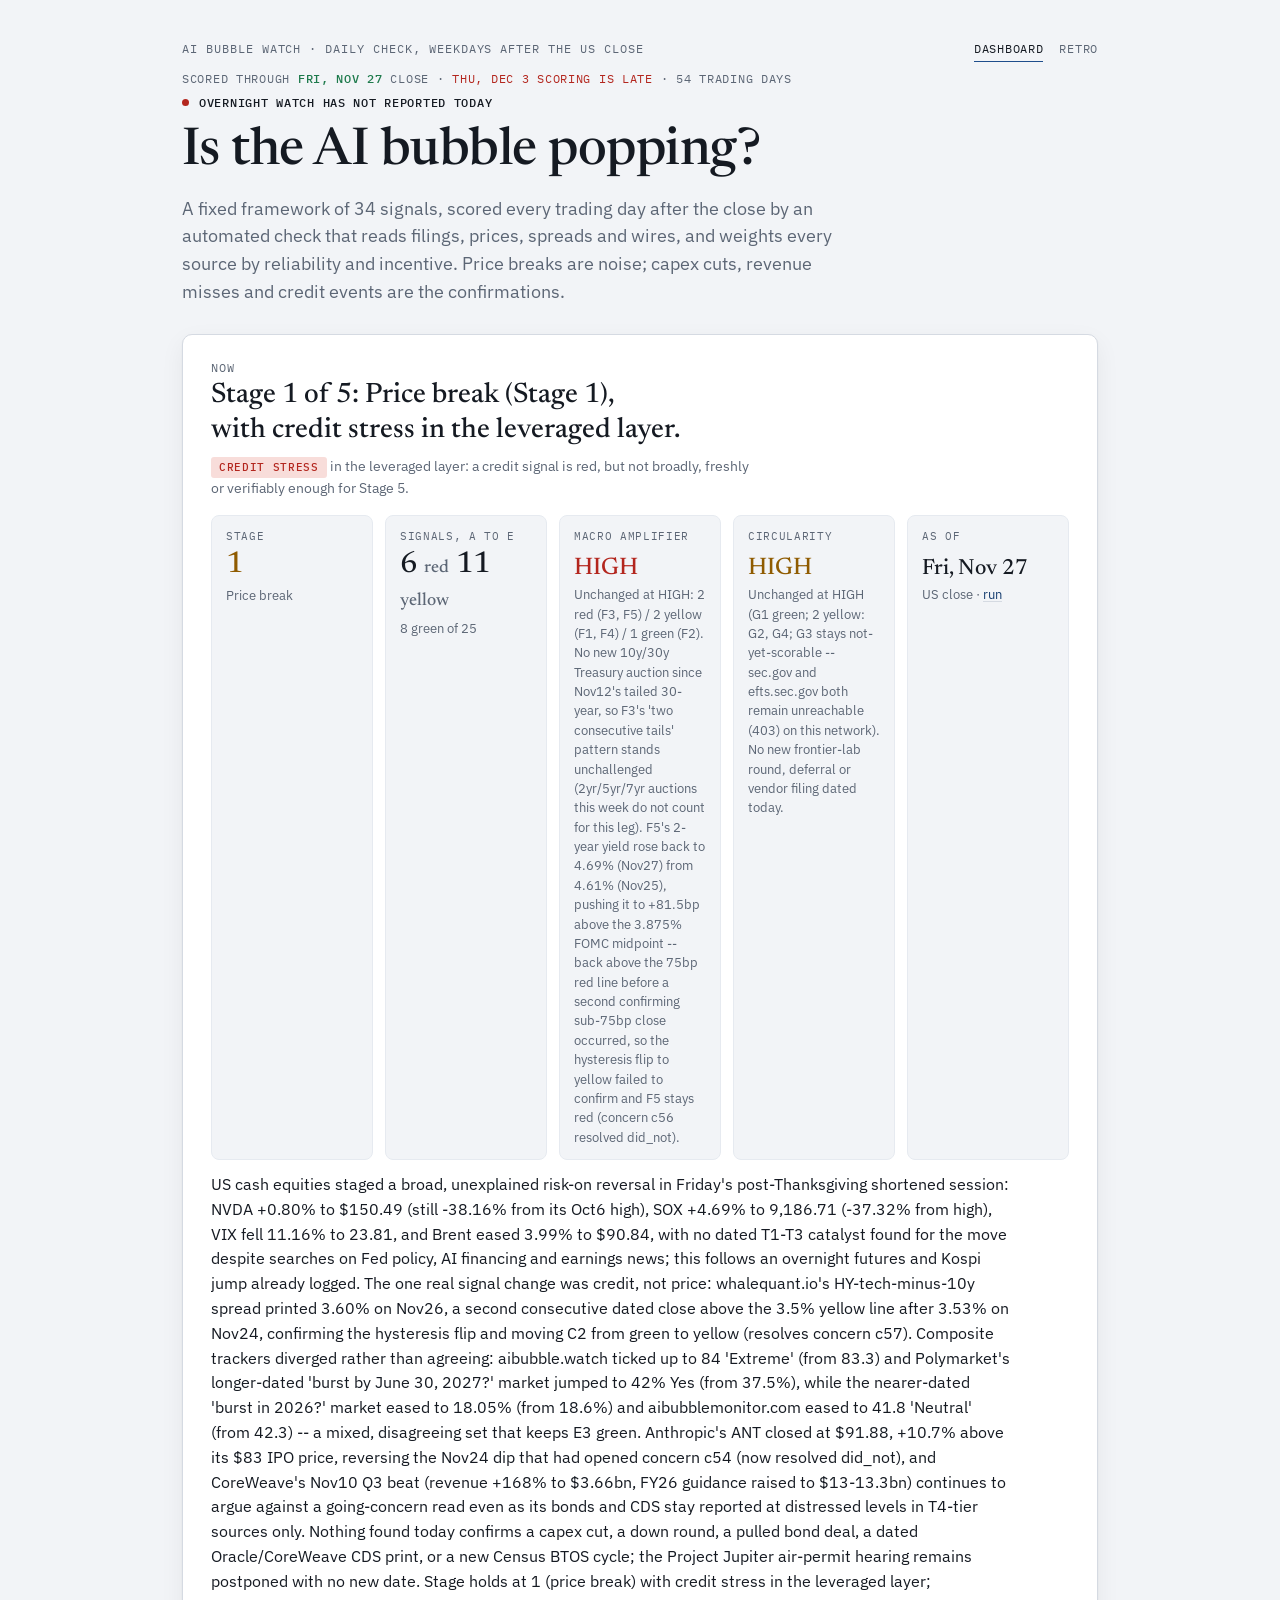
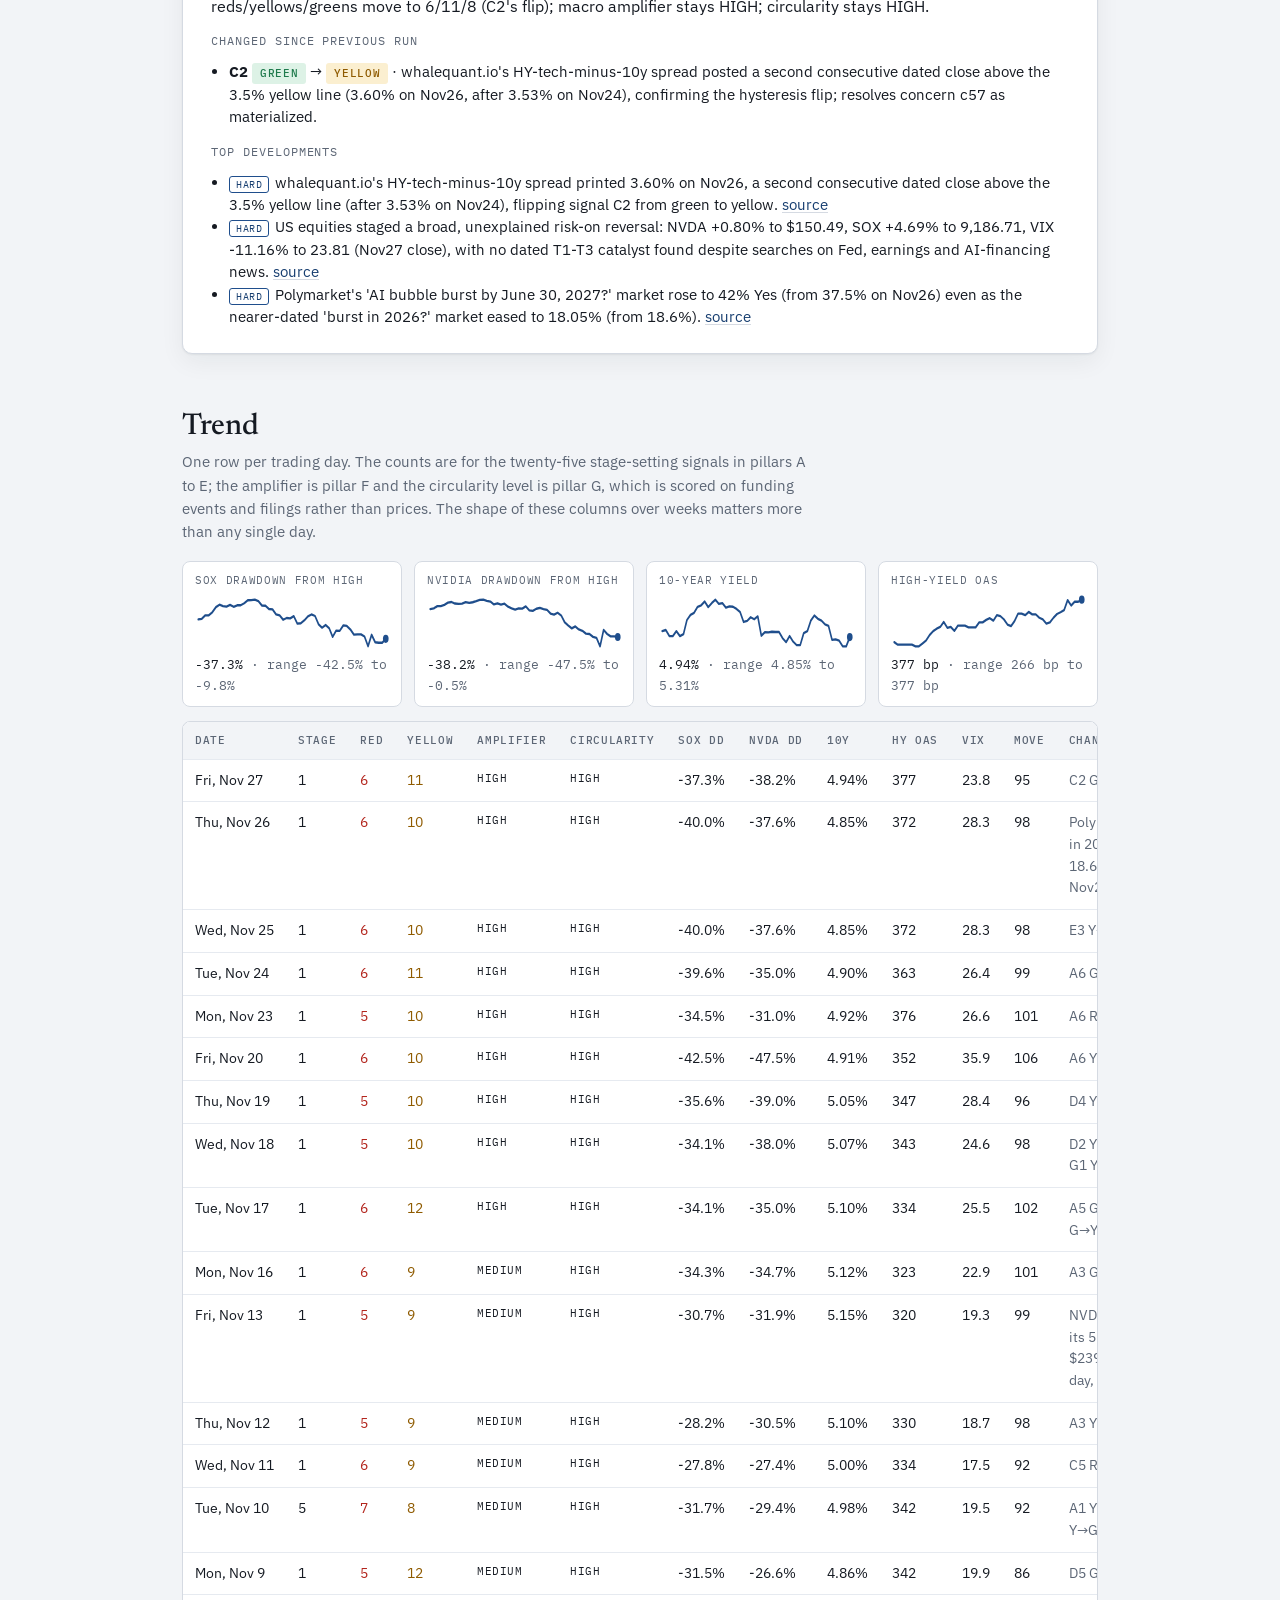
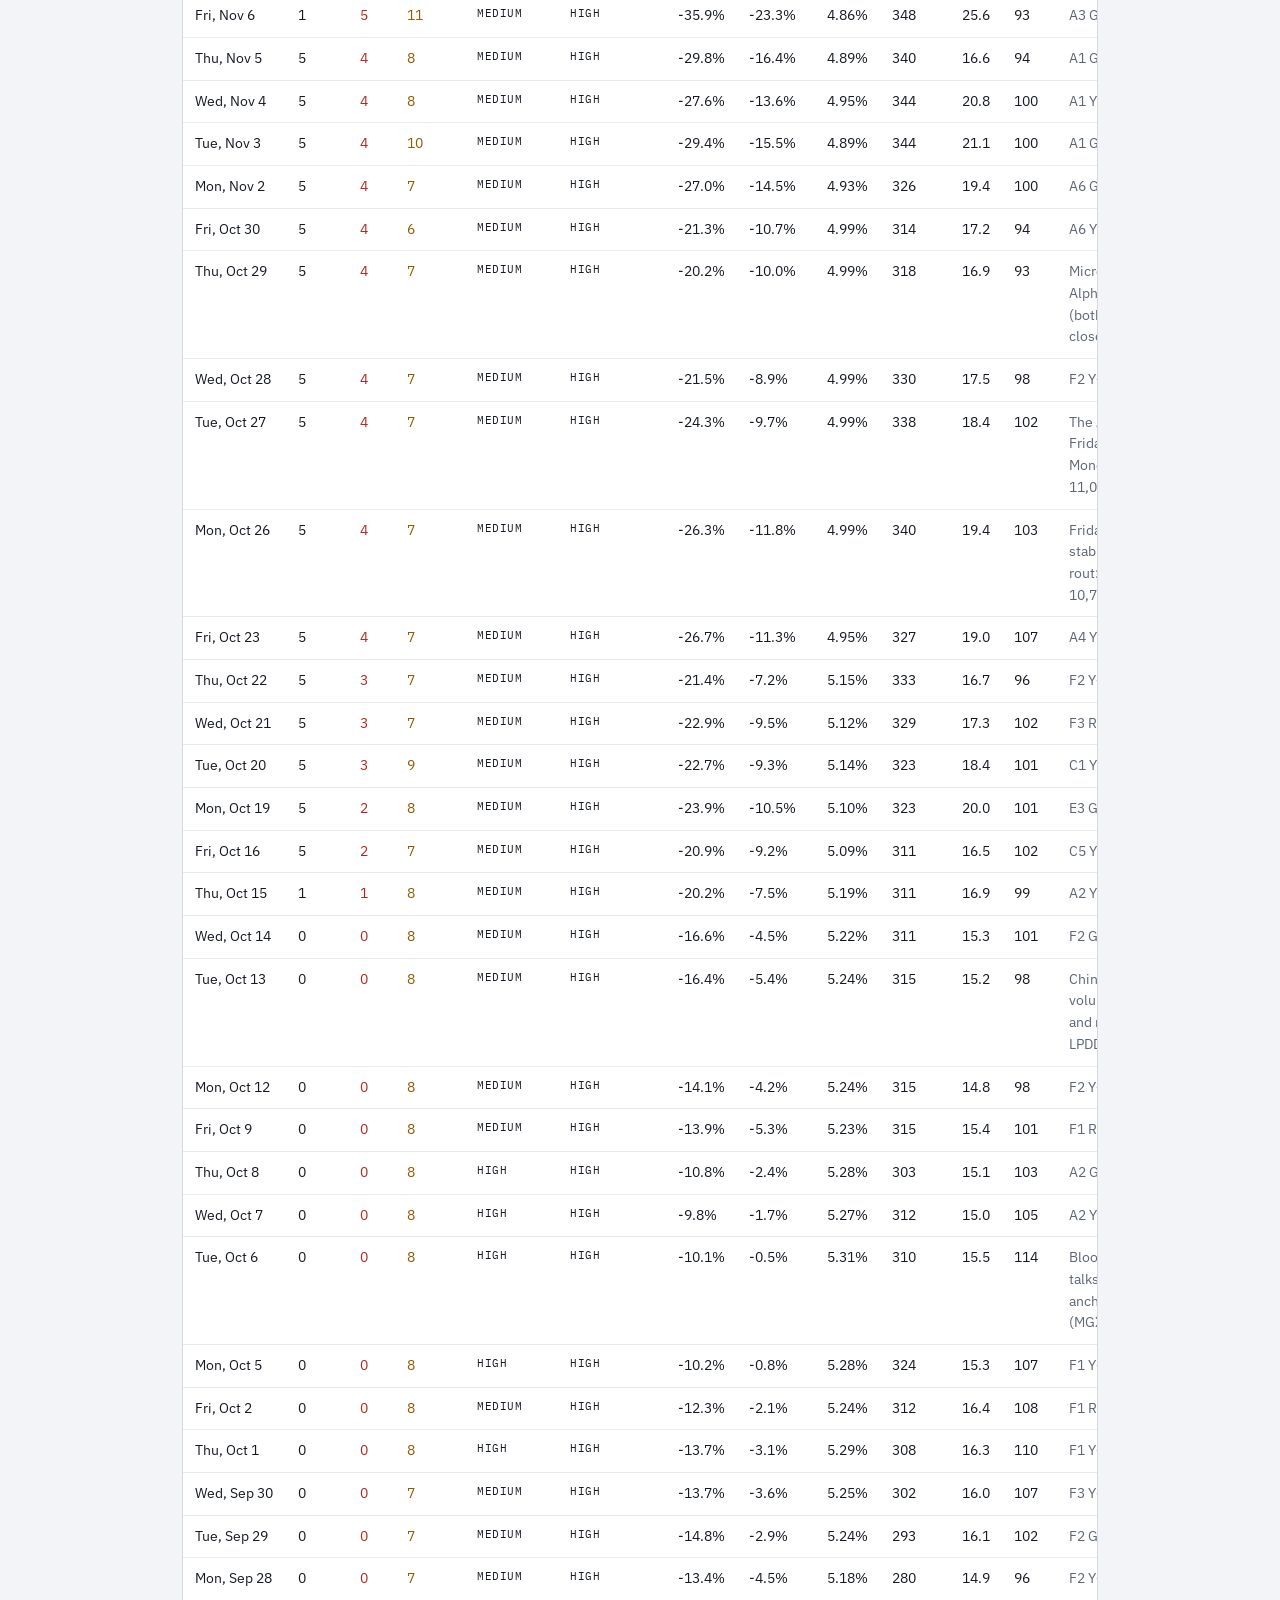
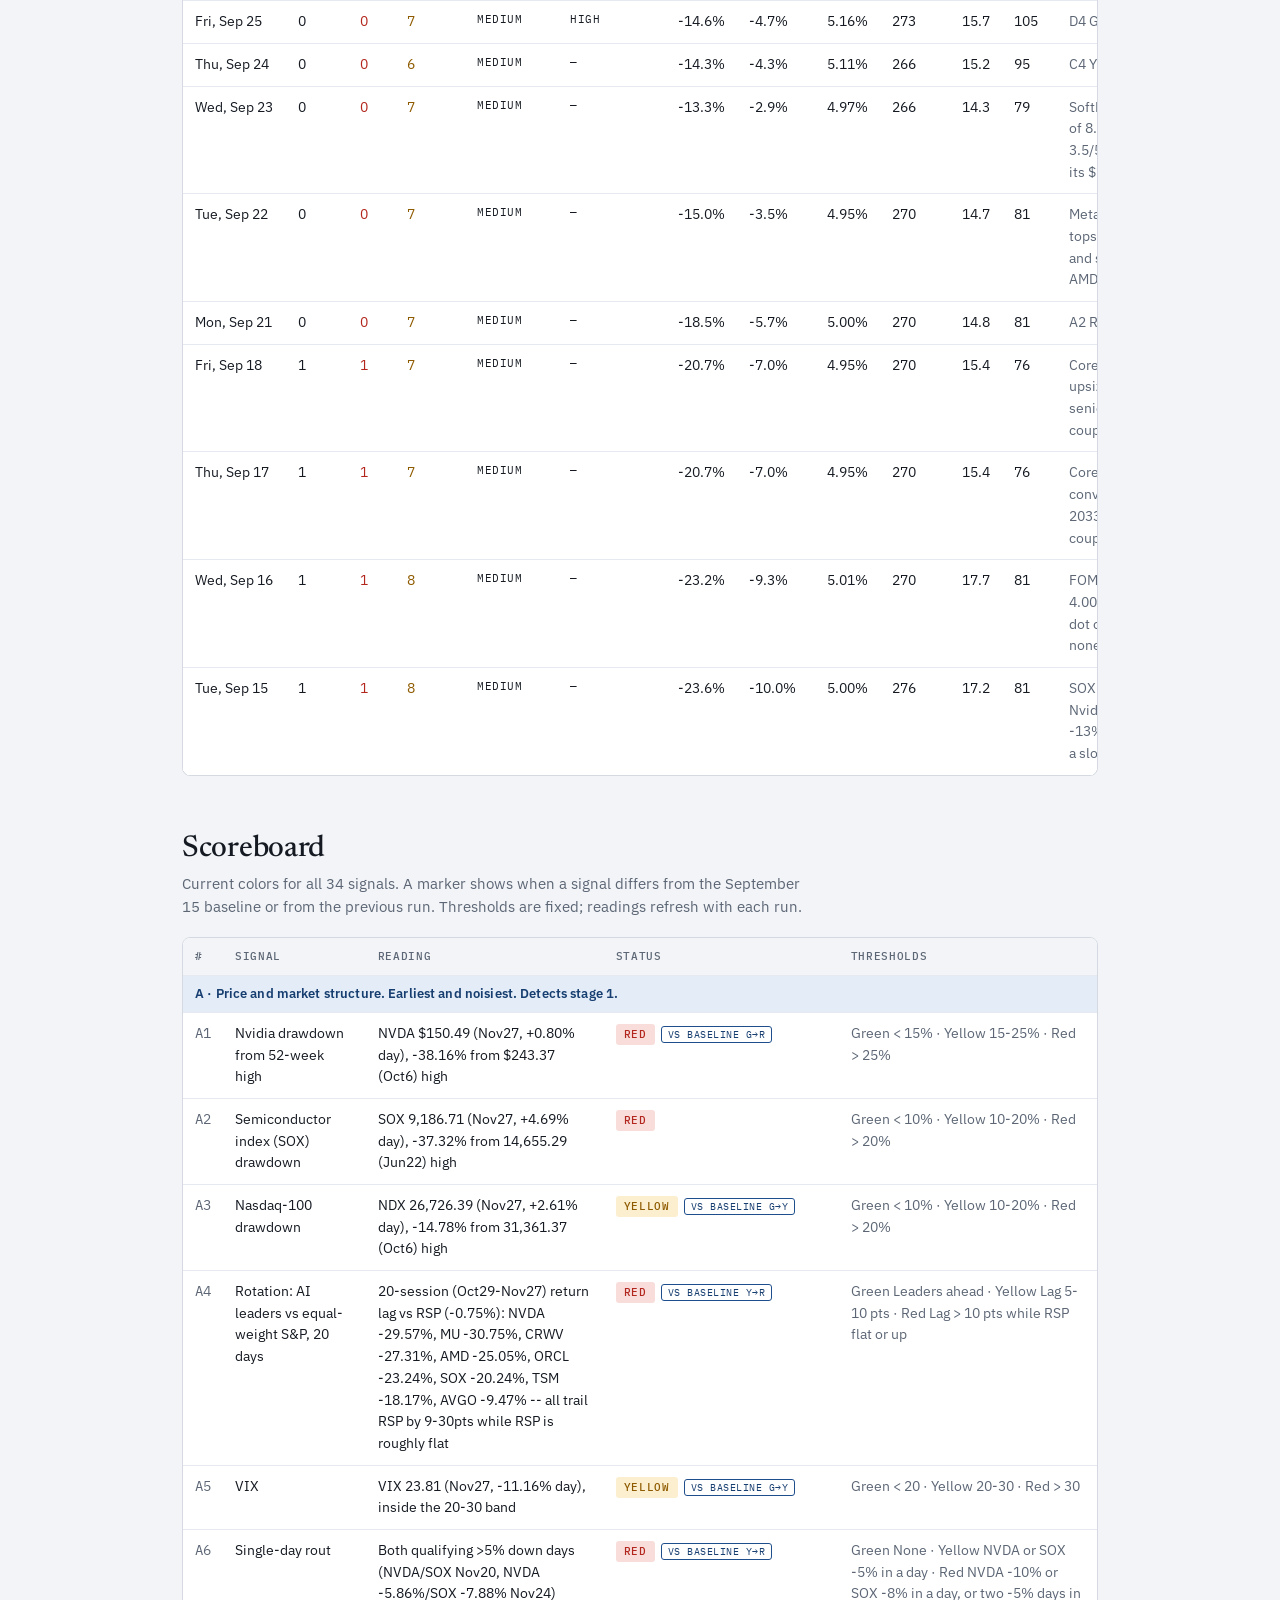
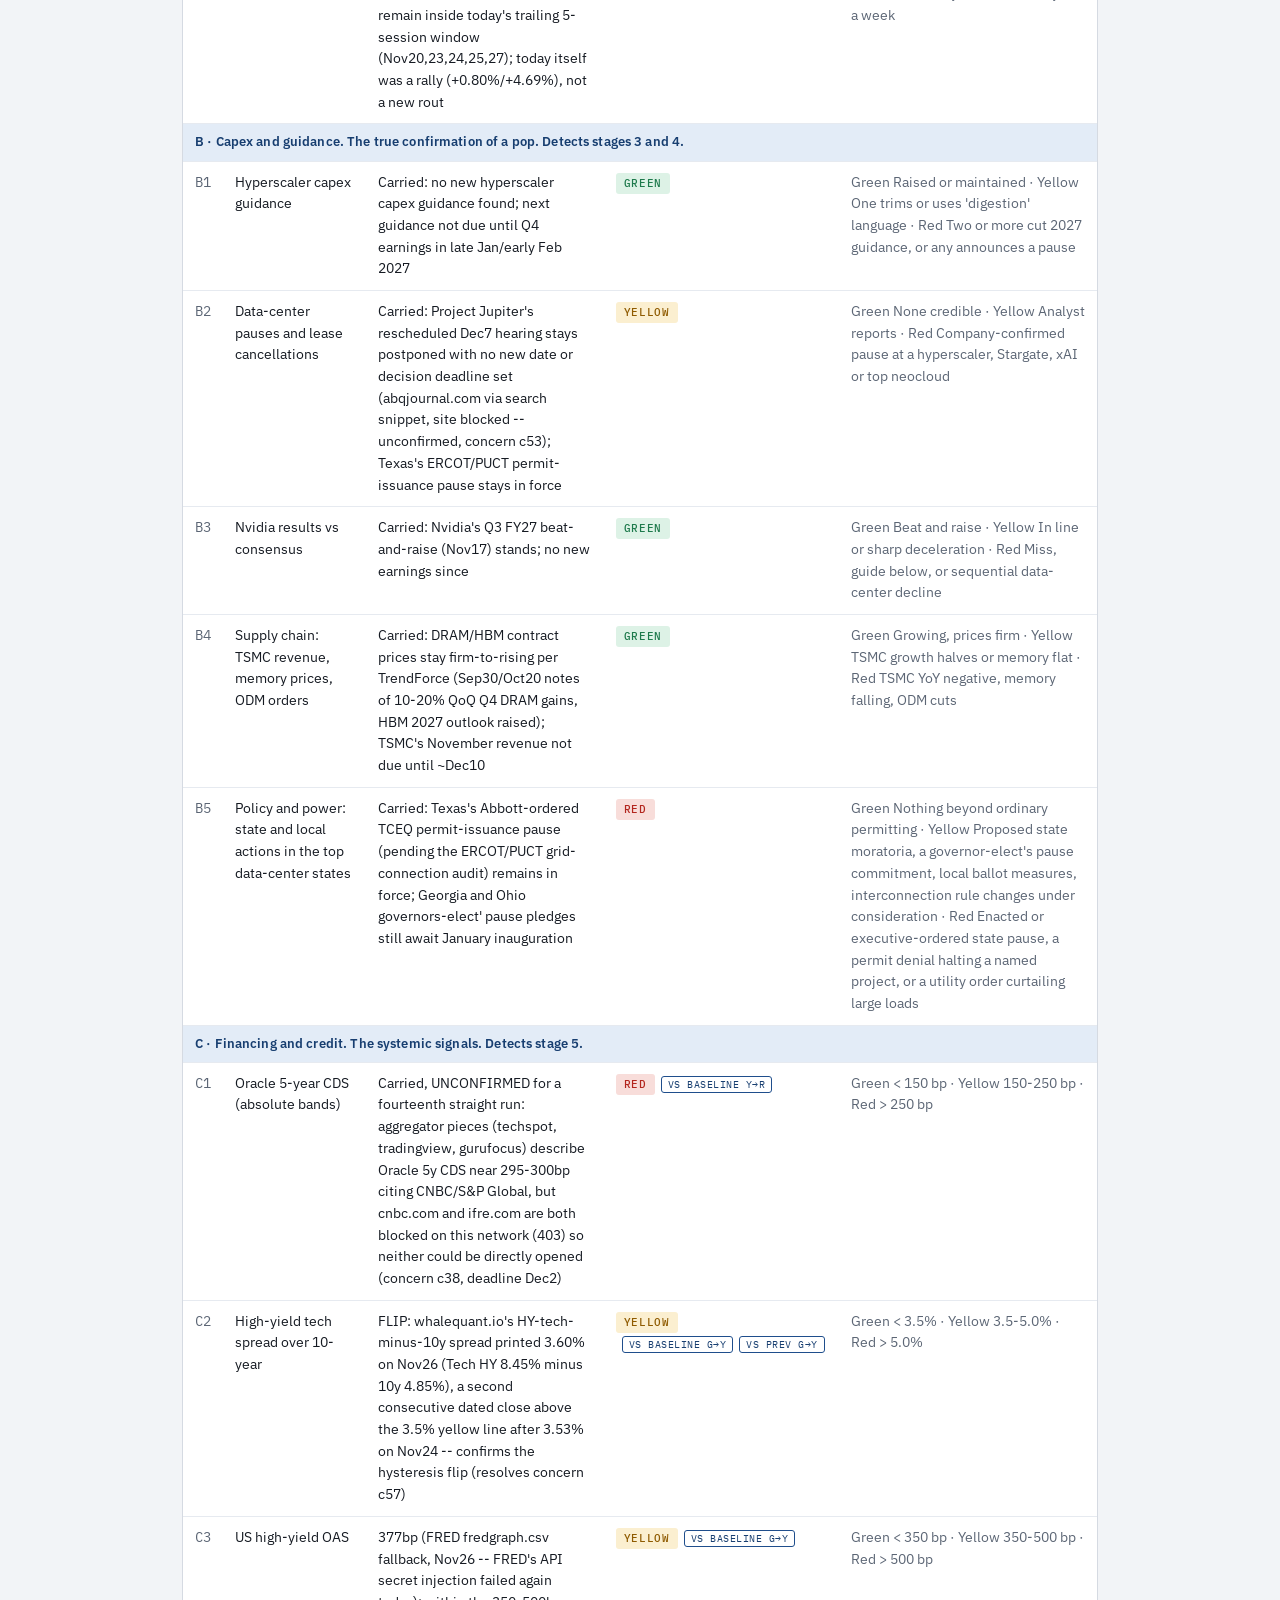
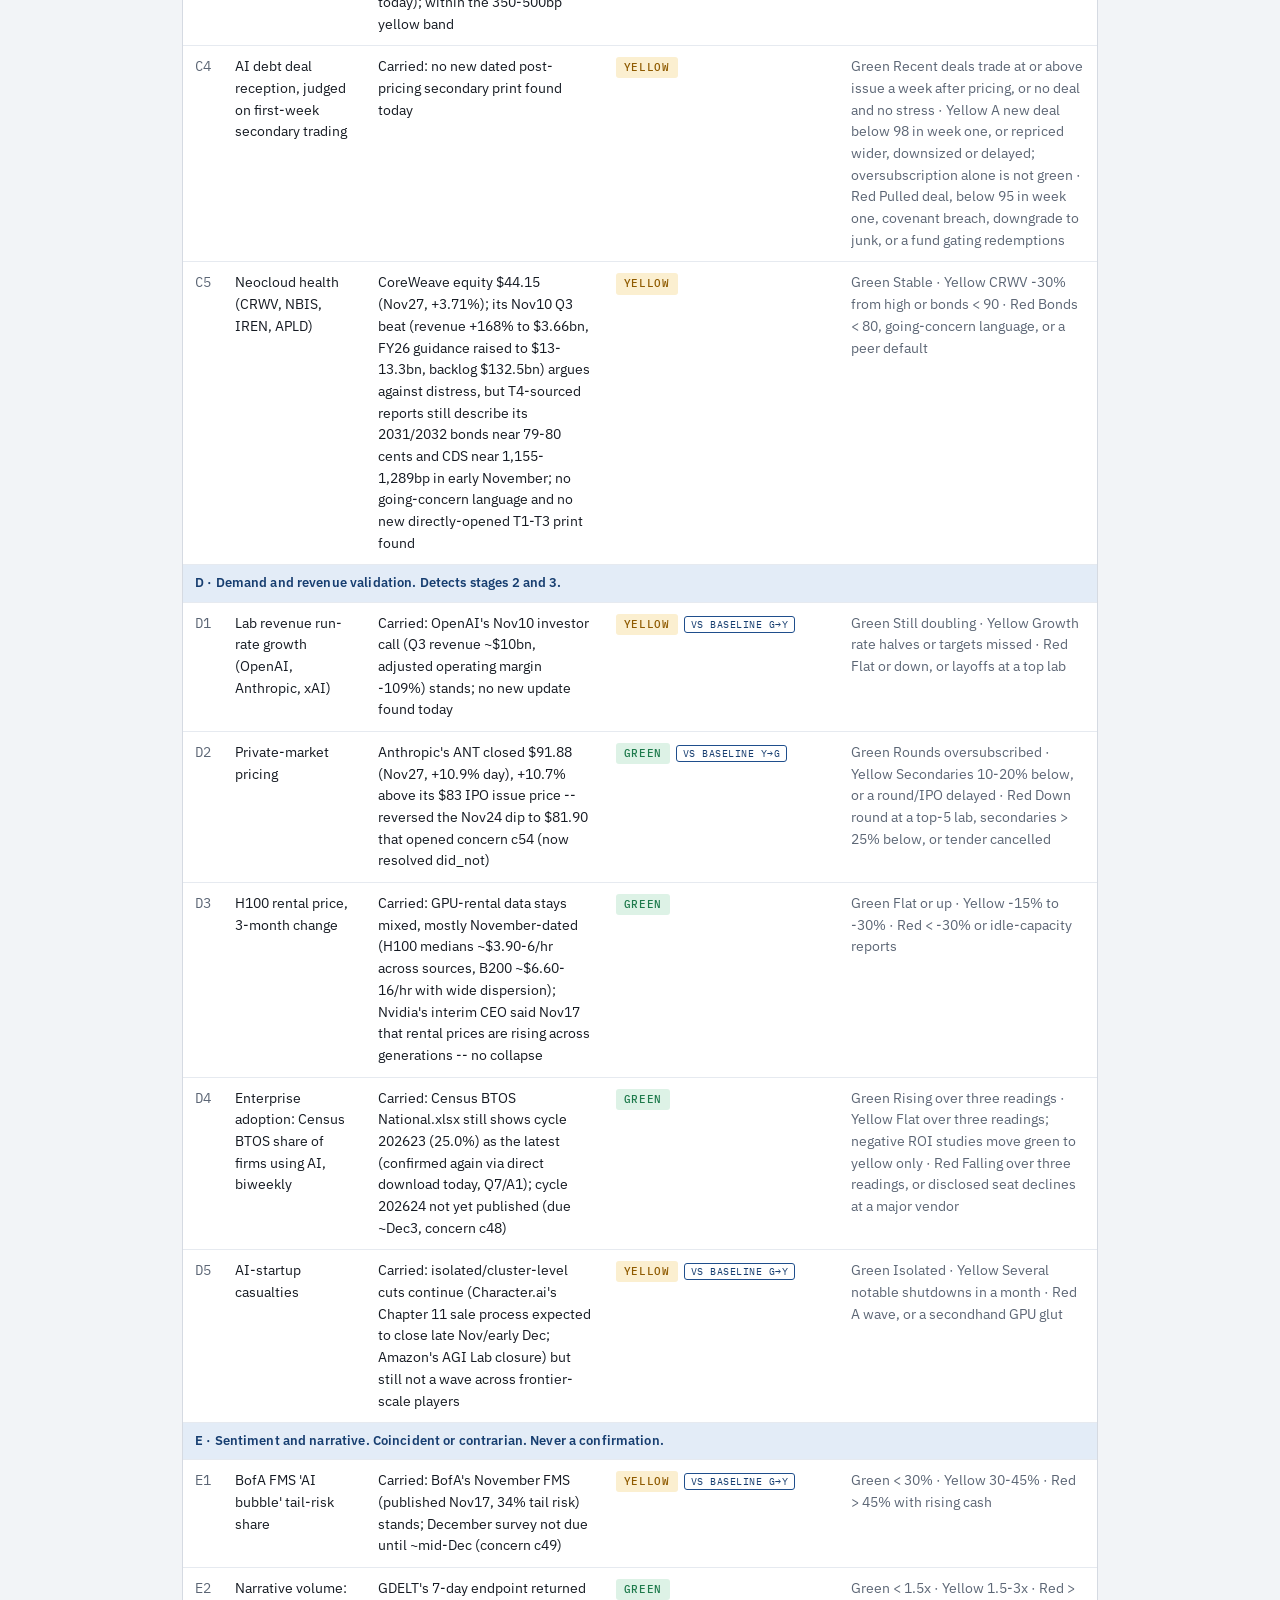
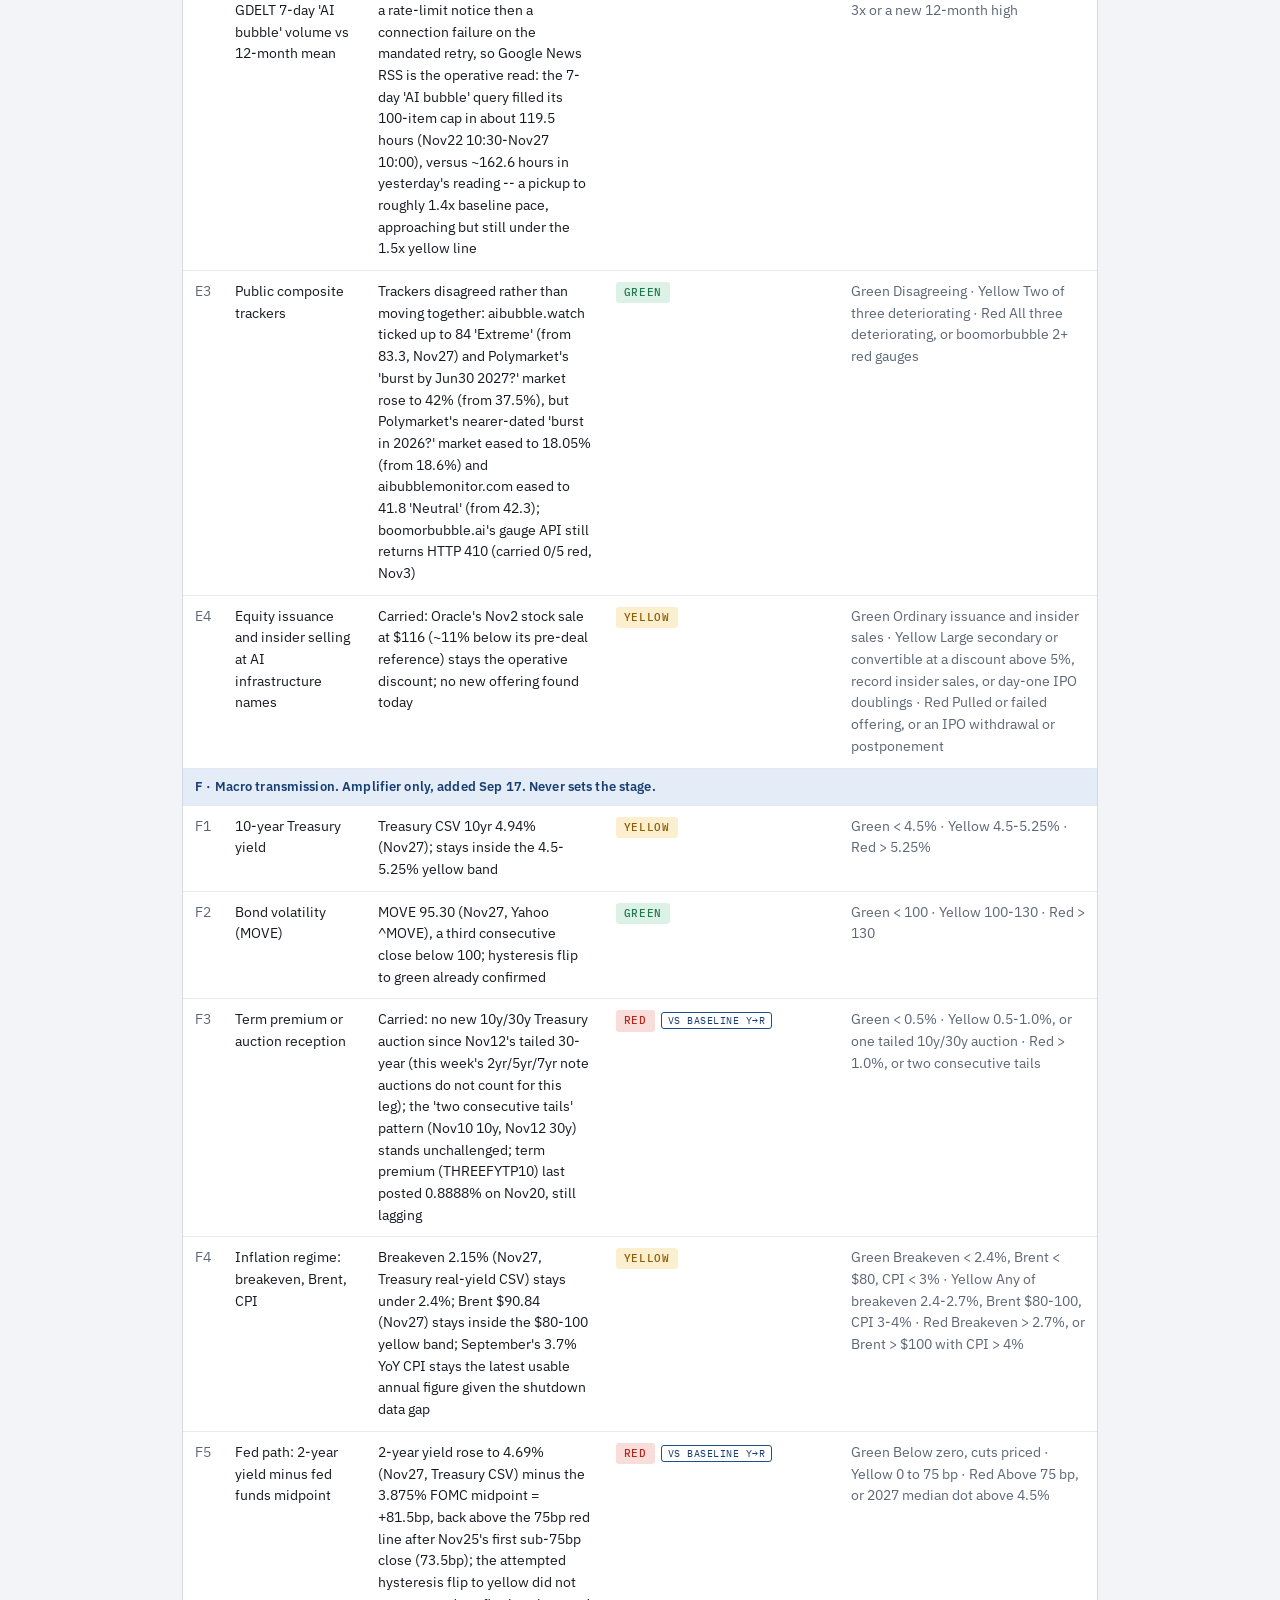
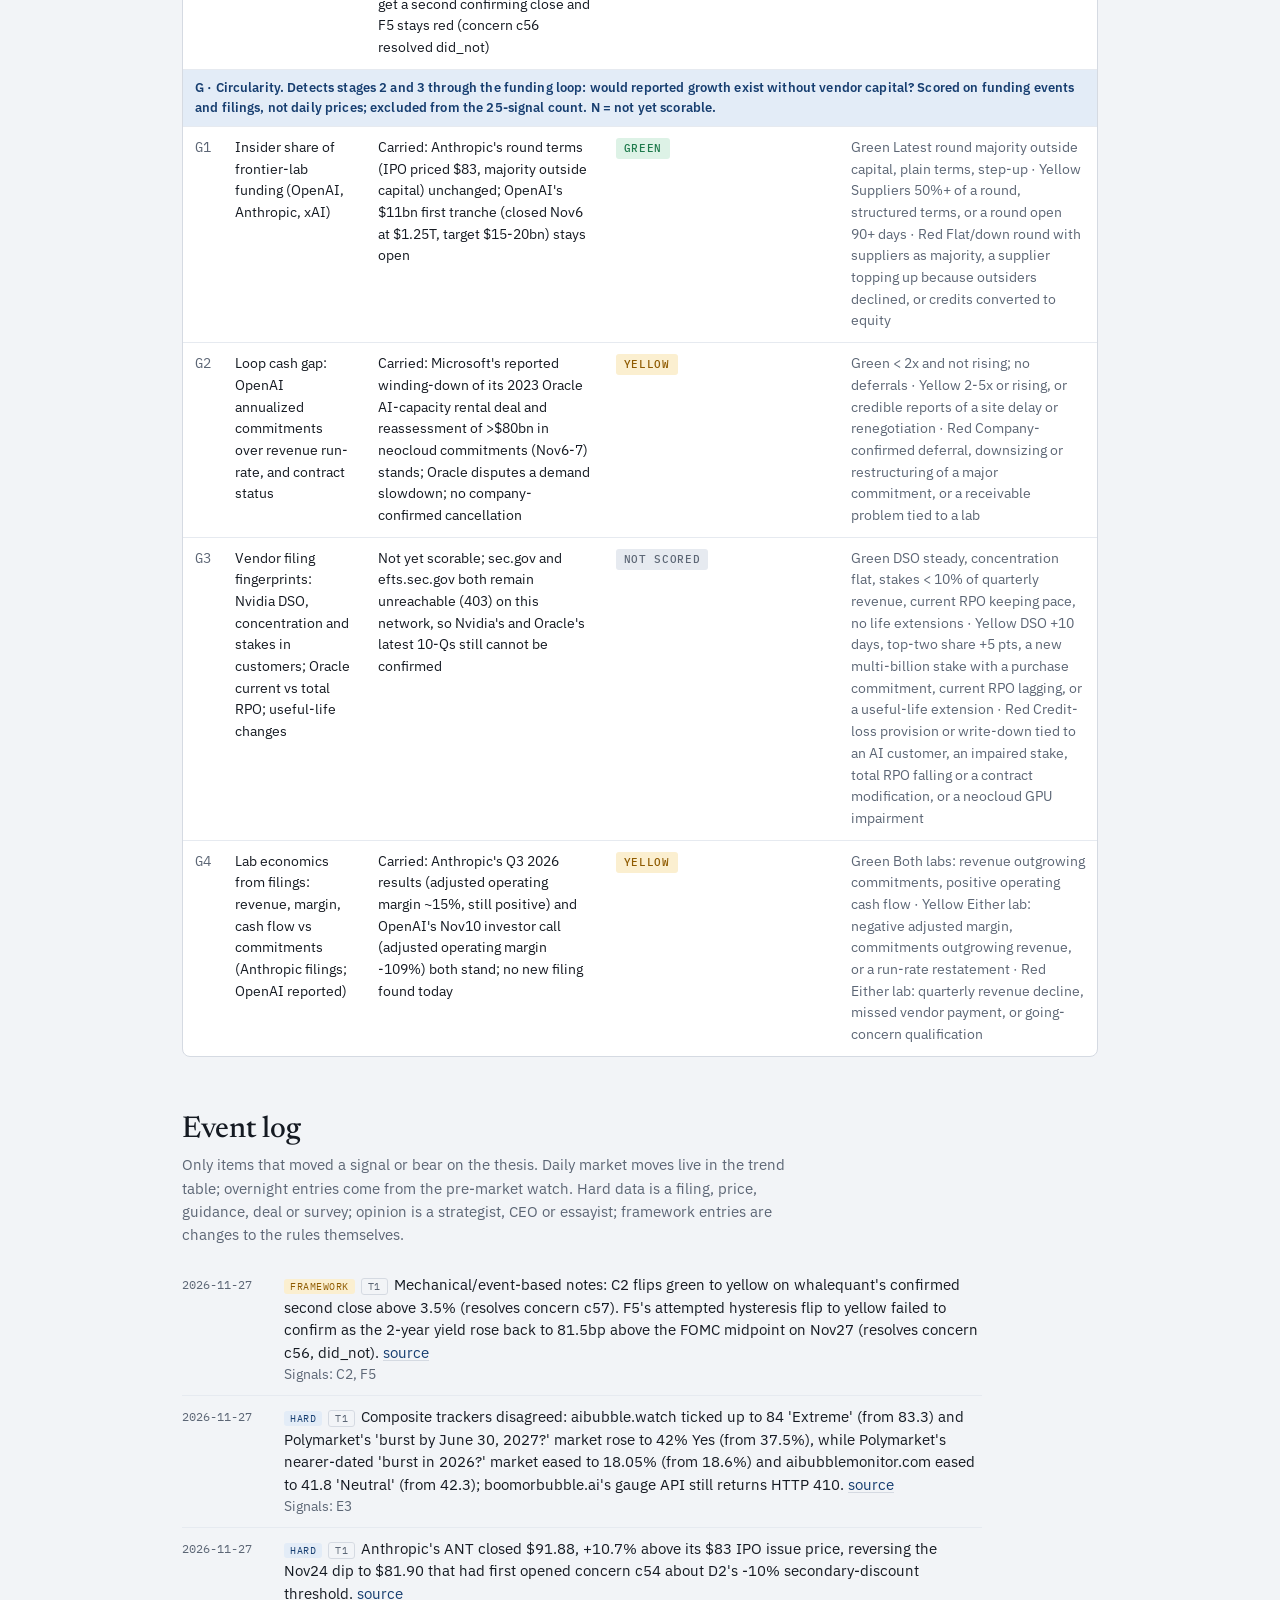
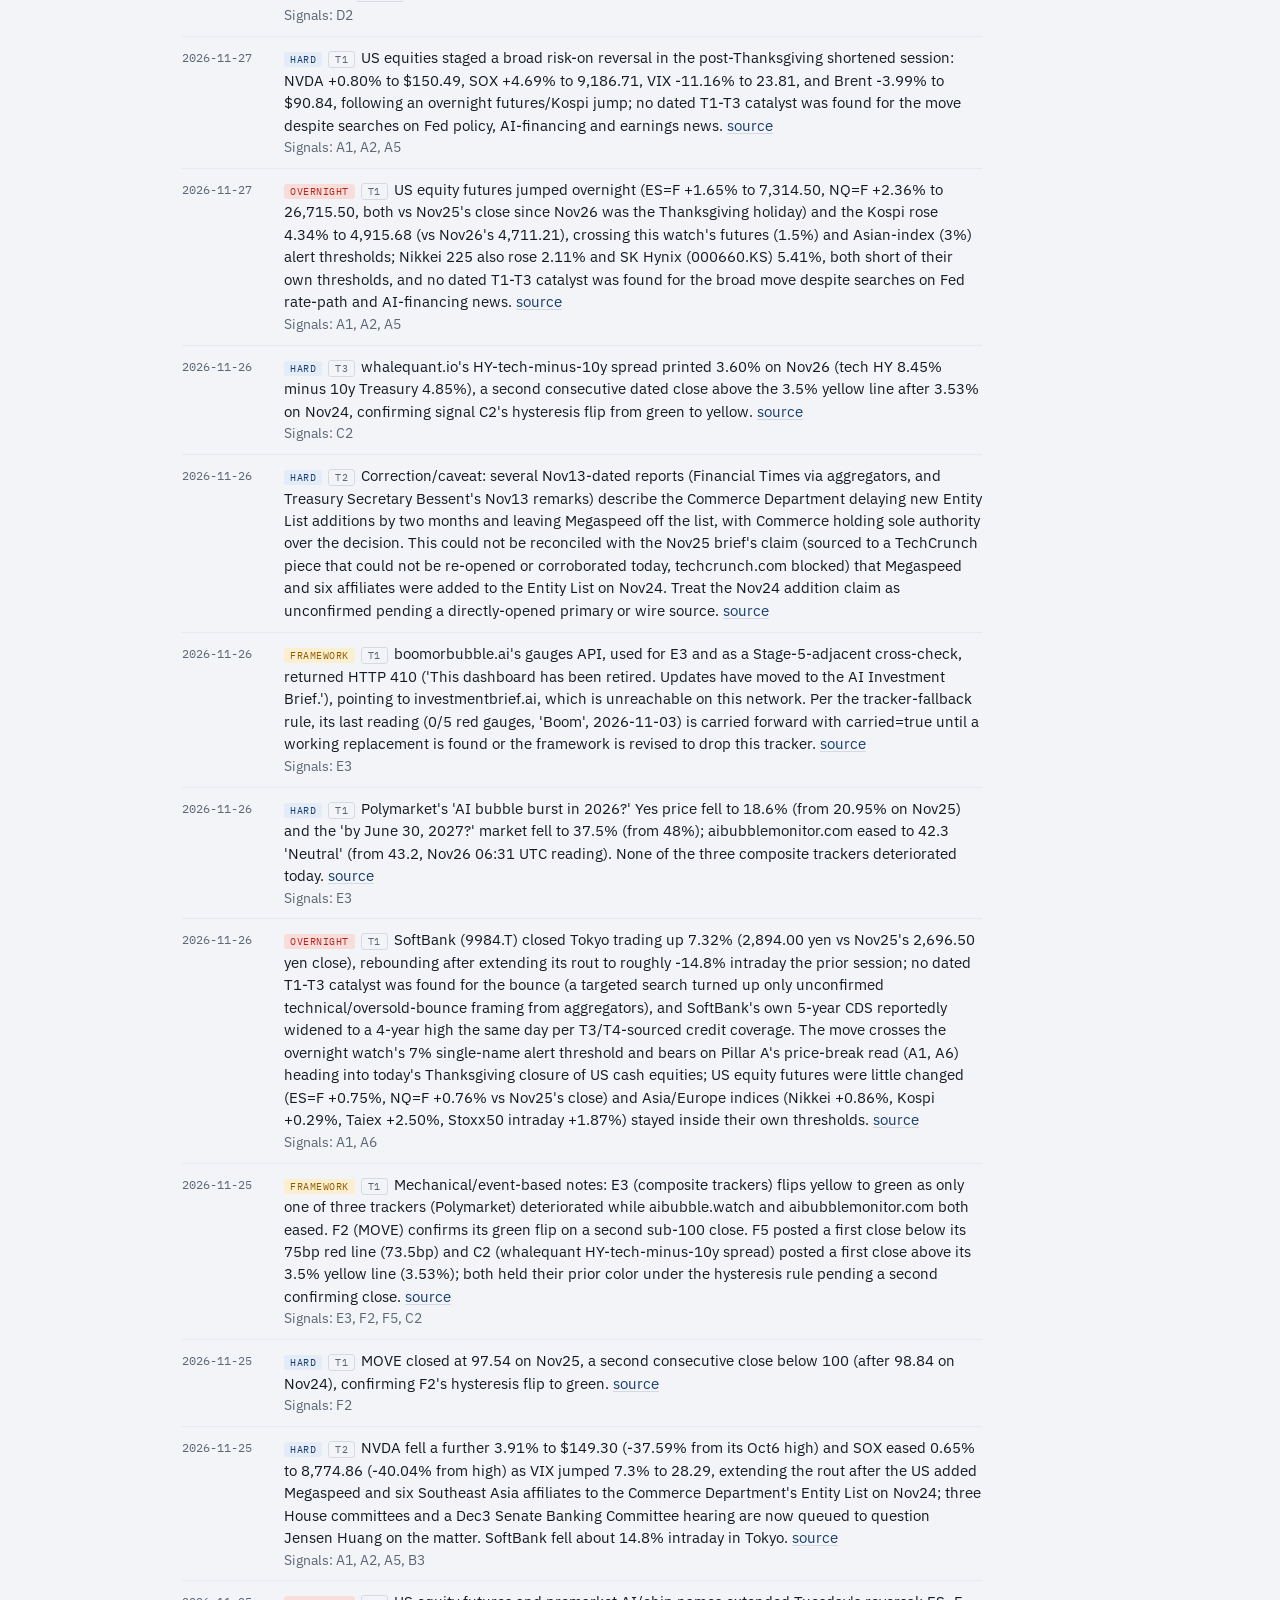
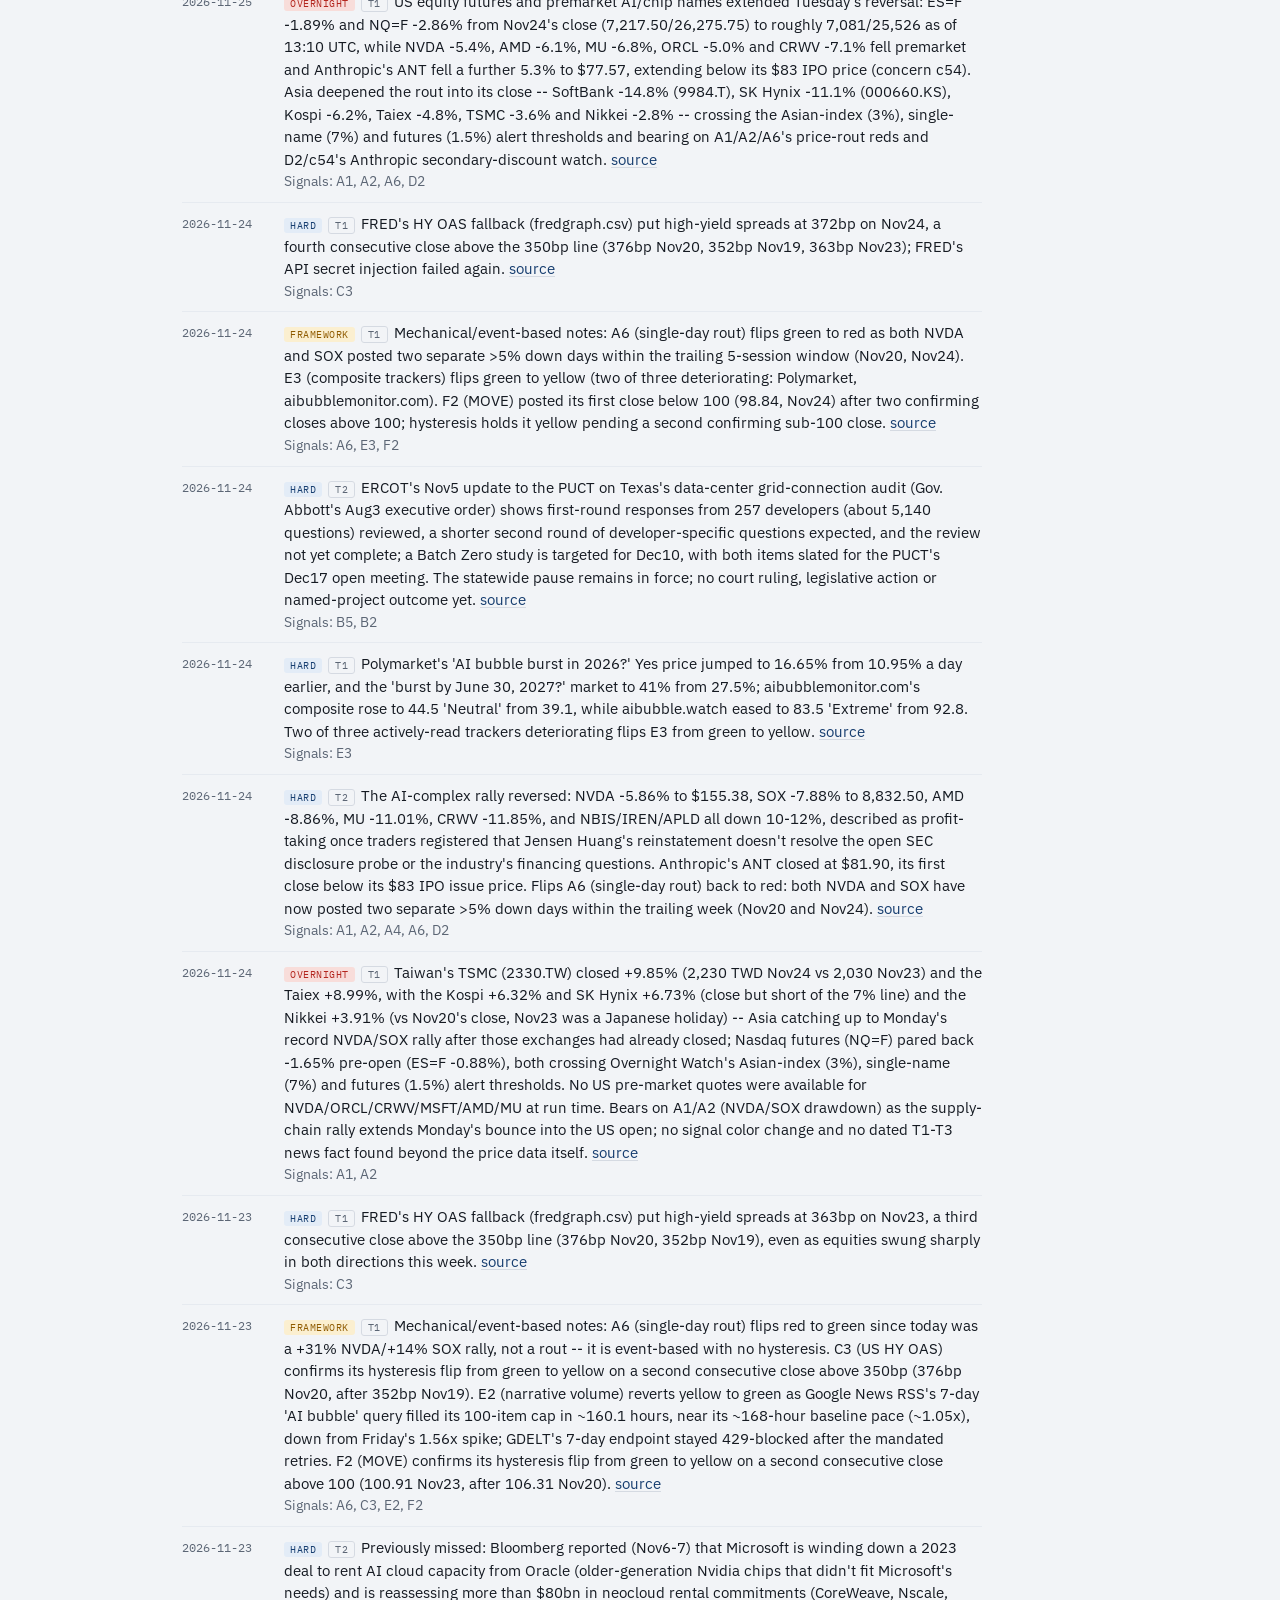
<file: index.html>
<!doctype html>
<html lang="en">
<head>
<meta charset="utf-8">
<meta name="viewport" content="width=device-width, initial-scale=1">
<meta name="robots" content="noindex, nofollow, noarchive">
<title>Is the AI Bubble Popping?</title>
<meta name="description" content="A daily, evidence-weighted read on whether the AI investment boom is deflating: stage, 25 scored signals, trend and event log.">
<link rel="preconnect" href="https://fonts.googleapis.com">
<link rel="stylesheet" href="https://fonts.googleapis.com/css2?family=Newsreader:opsz,wght@6..72,400;6..72,500;6..72,600&family=IBM+Plex+Sans:wght@400;500;600&family=IBM+Plex+Mono:wght@400;500&display=swap">
<link rel="stylesheet" href="assets/style.css">
</head>
<body>
<div class="wrap">
  <div class="top">
    <div class="eyebrow">AI bubble watch &middot; daily check, weekdays after the US close</div>
    <nav class="nav" aria-label="Pages"><a href="./" aria-current="page">Dashboard</a><a href="retro.html">Retro</a></nav>
    <div class="live" id="live">Loading&hellip;</div>
  </div>
  <div class="strip" id="strip" hidden></div>
  <h1 style="margin-top:10px">Is the AI bubble popping?</h1>
  <p class="dek">A fixed framework of 34 signals, scored every trading day after the close by an automated check that reads filings, prices, spreads and wires, and weights every source by reliability and incentive. Price breaks are noise; capex cuts, revenue misses and credit events are the confirmations.</p>

  <section class="verdict" id="now" aria-labelledby="now-h">
    <div class="eyebrow" id="now-h">Now</div>
    <div id="now-body"><p class="small">Loading the latest run&hellip;</p></div>
  </section>

  <h2>Trend</h2>
  <p class="sub">One row per trading day. The counts are for the twenty-five stage-setting signals in pillars A to E; the amplifier is pillar F and the circularity level is pillar G, which is scored on funding events and filings rather than prices. The shape of these columns over weeks matters more than any single day.</p>
  <div class="sparks" id="sparks"></div>
  <div class="tblwrap"><table class="trend" id="trend"></table></div>

  <h2>Scoreboard</h2>
  <p class="sub">Current colors for all 34 signals. A marker shows when a signal differs from the September 15 baseline or from the previous run. Thresholds are fixed; readings refresh with each run.</p>
  <div class="tblwrap"><table id="score"></table></div>

  <h2>Event log</h2>
  <p class="sub">Only items that moved a signal or bear on the thesis. Daily market moves live in the trend table; overnight entries come from the pre-market watch. Hard data is a filing, price, guidance, deal or survey; opinion is a strategist, CEO or essayist; framework entries are changes to the rules themselves.</p>
  <ul class="log" id="log"></ul>
  <div style="margin-top:10px"><button class="btn" id="log-more" hidden>Show all events</button></div>

  <h2>What flips the verdict</h2>
  <p class="sub">Dated events first. A move to stage 4 requires a capex cut, and the only scheduled chances for one are earnings calls. How earlier concerns and stage calls played out is on the <a href="retro.html">Retro page</a>.</p>
  <ul class="cal" id="cal"></ul>

  <h2>Trackers</h2>
  <p class="sub">Four public gauges the check reads every day, kept for context. They feed signal E3, which turns yellow when two of the three composite trackers deteriorate. Values are as the sites report them; a "carried" mark means no fresh reading was found that day and the previous one was kept.</p>
  <div class="tiles" id="trackers"></div>

  <details class="ref" id="ref-framework">
    <summary>The framework: stages, thresholds, source register, changelog</summary>
    <div id="framework-body"></div>
  </details>

  <details class="ref" id="ref-baseline">
    <summary>The September 15 baseline: why the headlines surged, and the evidence both ways</summary>
    <div id="baseline-body"><p class="small">Loading&hellip;</p></div>
  </details>

  <hr class="rule">
  <p class="small" style="margin-top:24px">Data: <a href="data/runs.json">runs.json</a>, <a href="data/events.json">events.json</a>, <a href="data/framework.json">framework.json</a>, <a href="data/concerns.json">concerns.json</a>. Each weekday the check appends a row and commits it to this repository; the page renders from those files. Sources are tiered: only primary and wire sources can change a signal's color. Nothing here is investment advice. <a href="https://github.com/abhinav777/ai-bubble-watch">Repository</a>.</p>
</div>
<script src="assets/status.js"></script>
<script src="assets/app.js"></script>
</body>
</html>
</file>
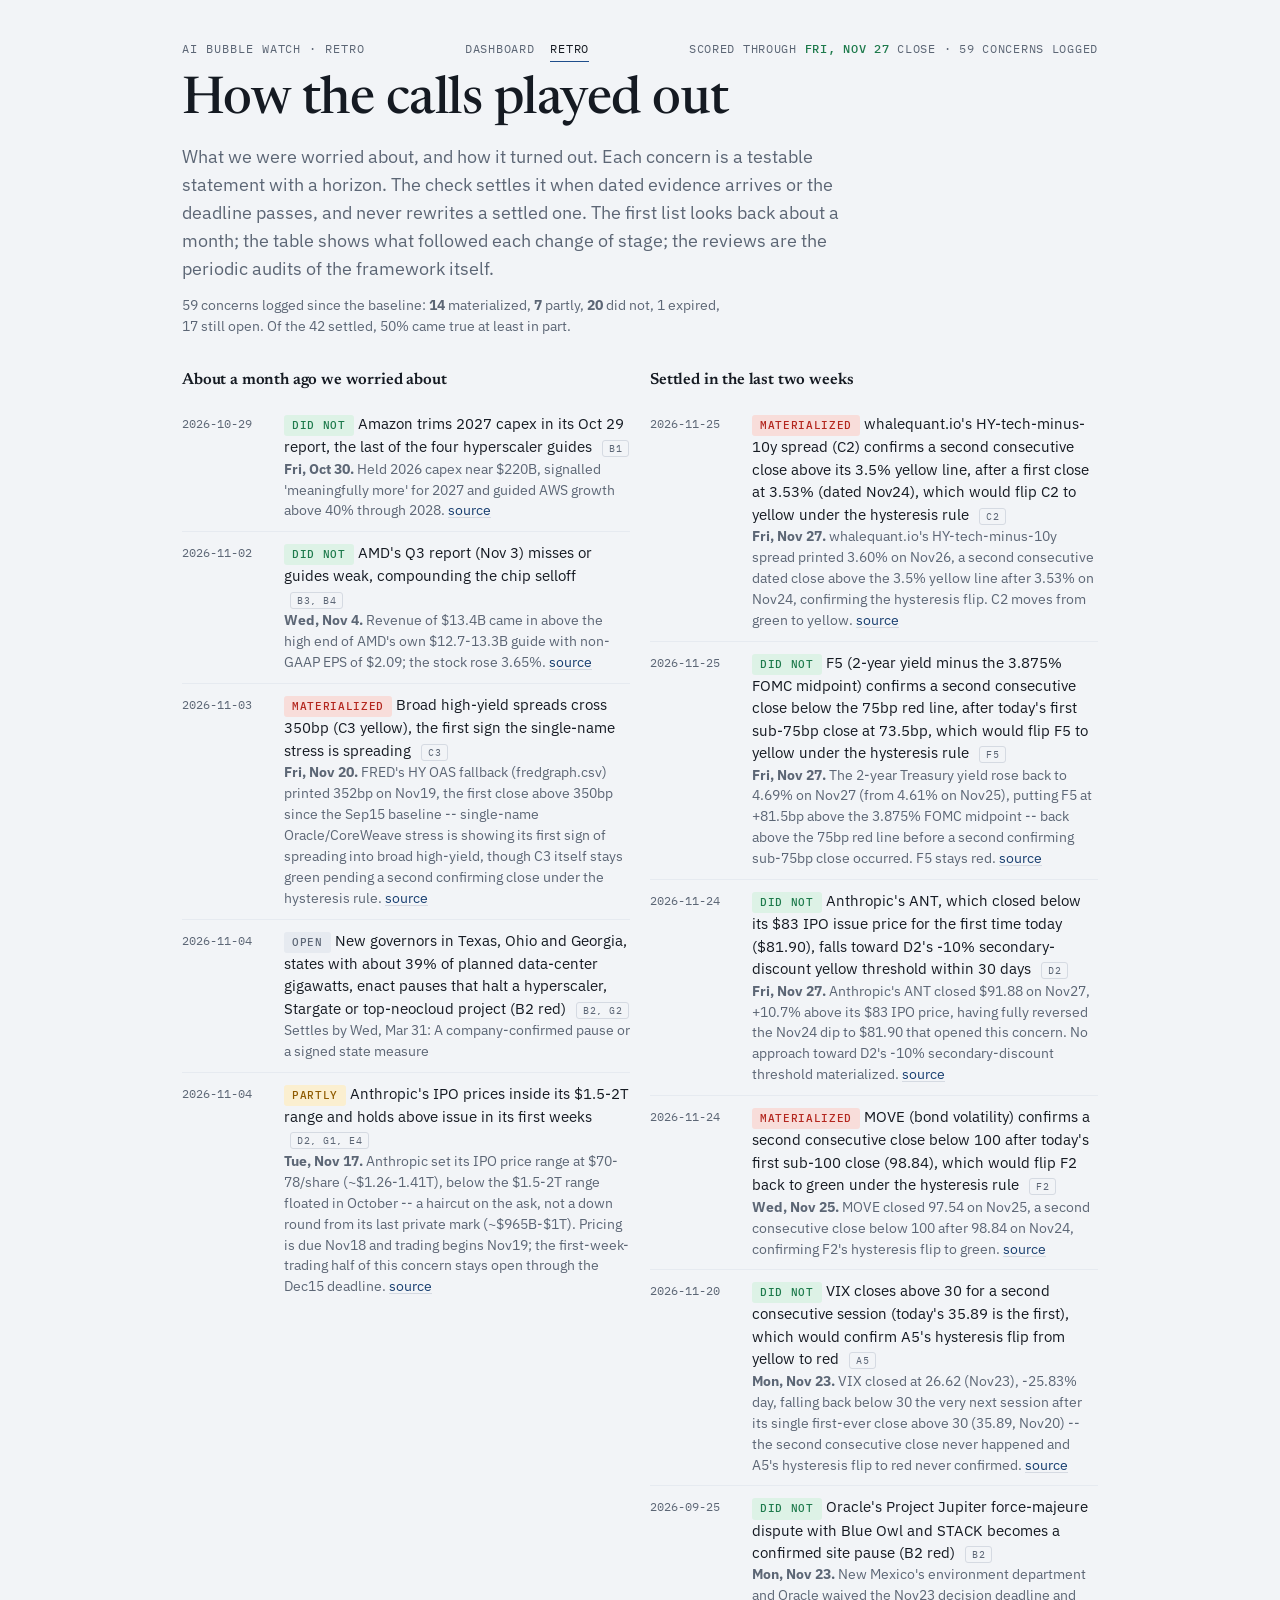
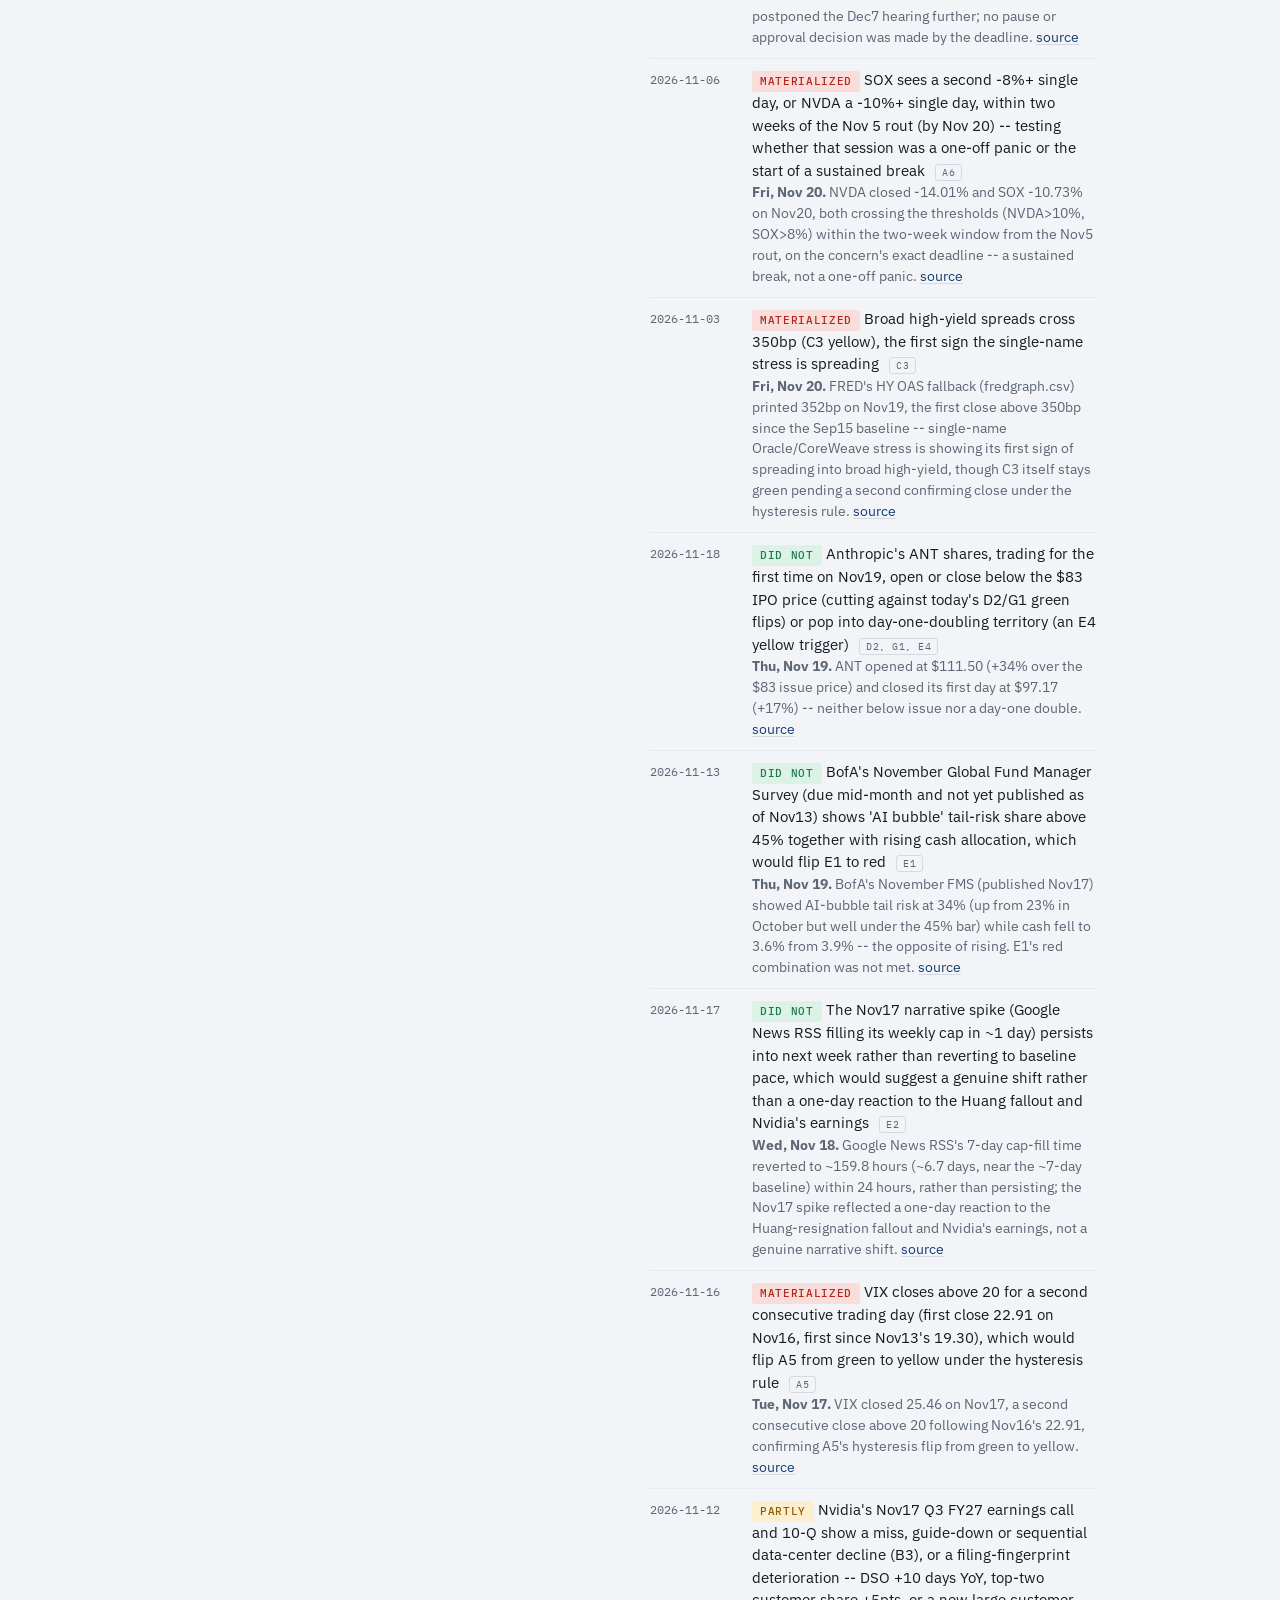
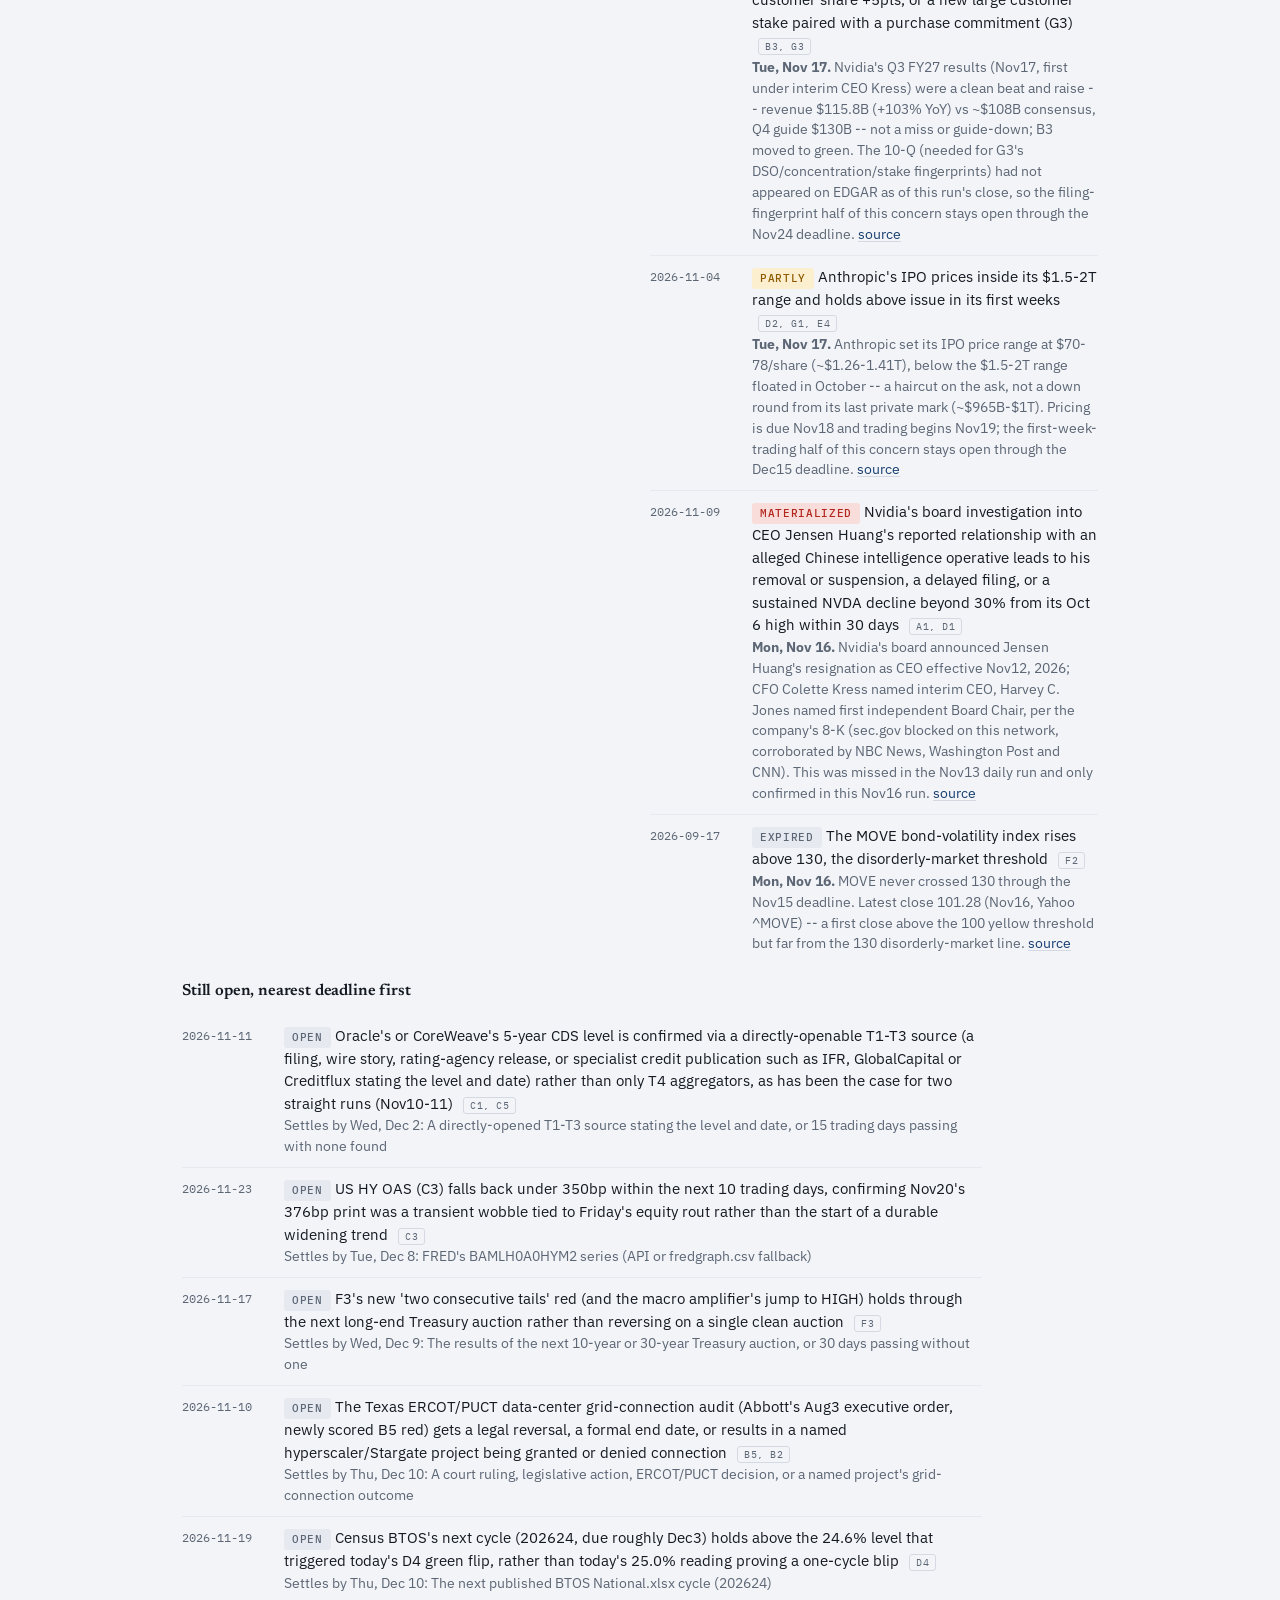
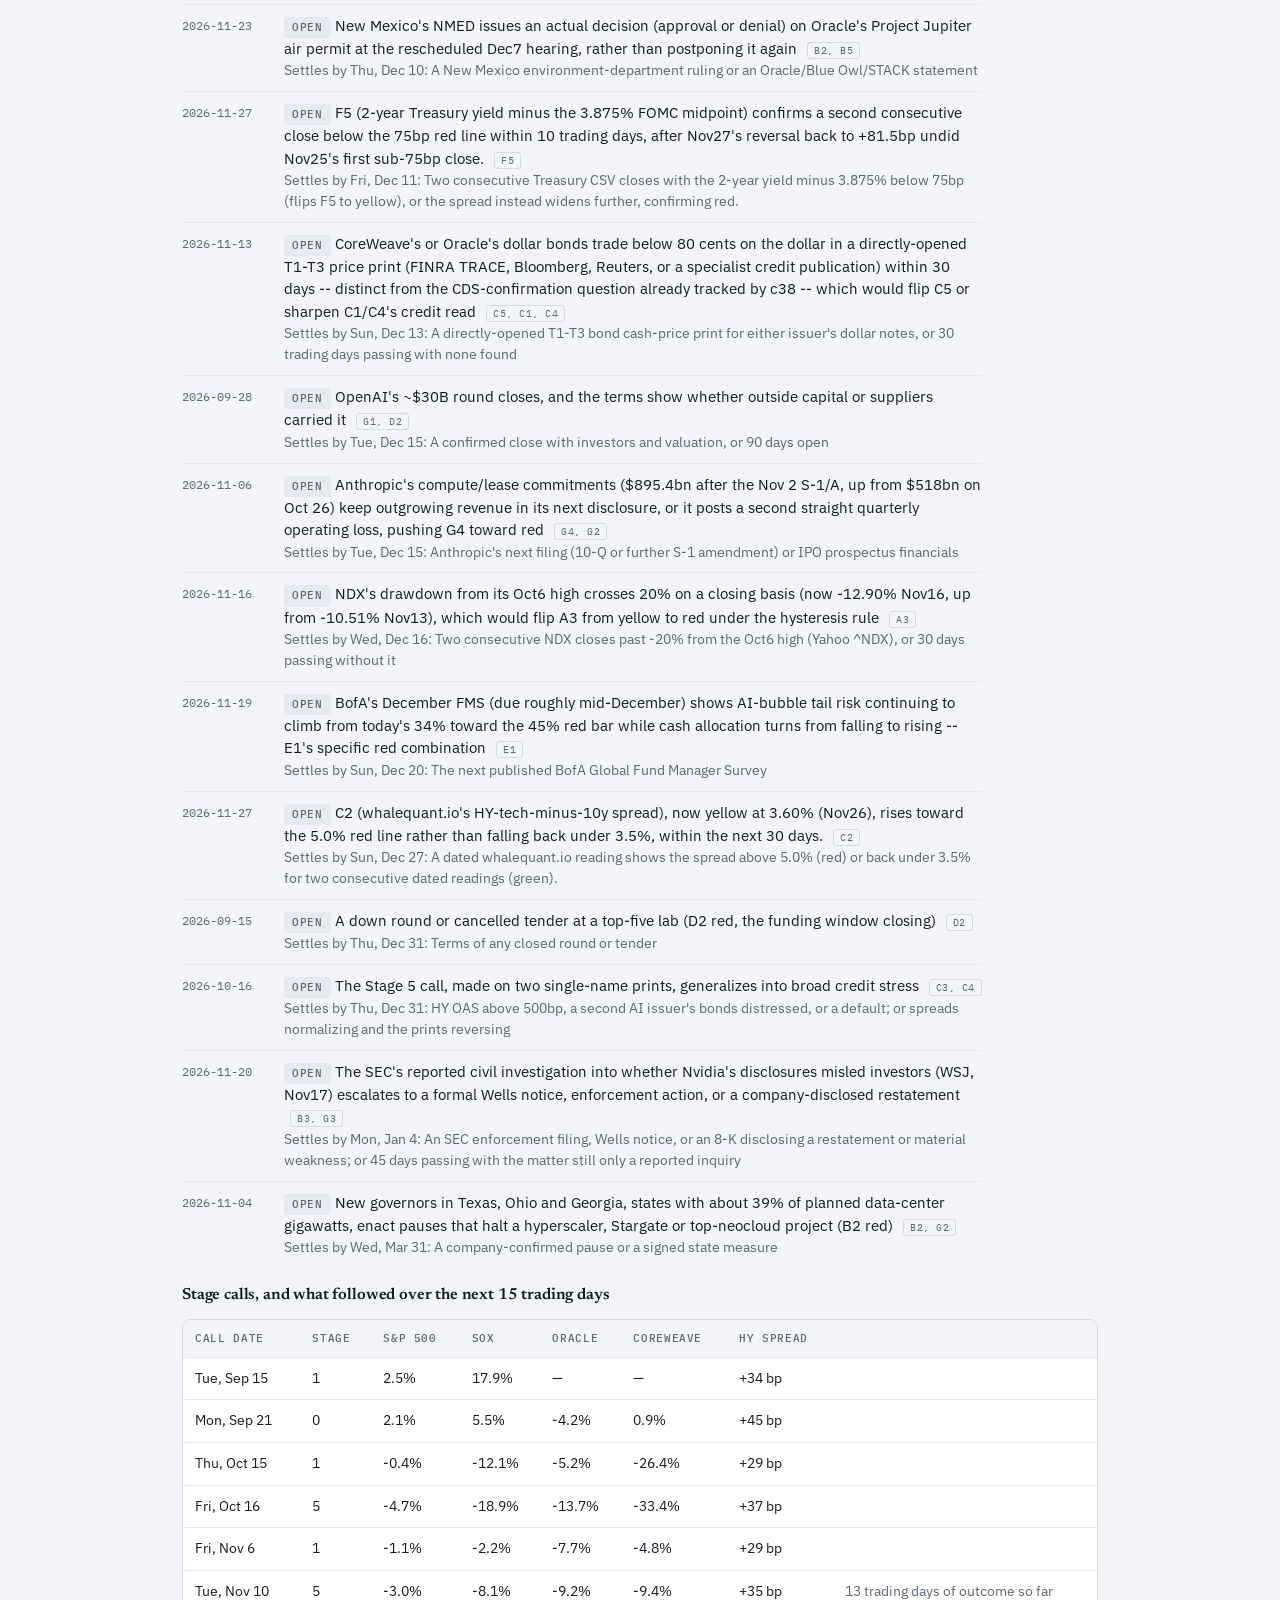
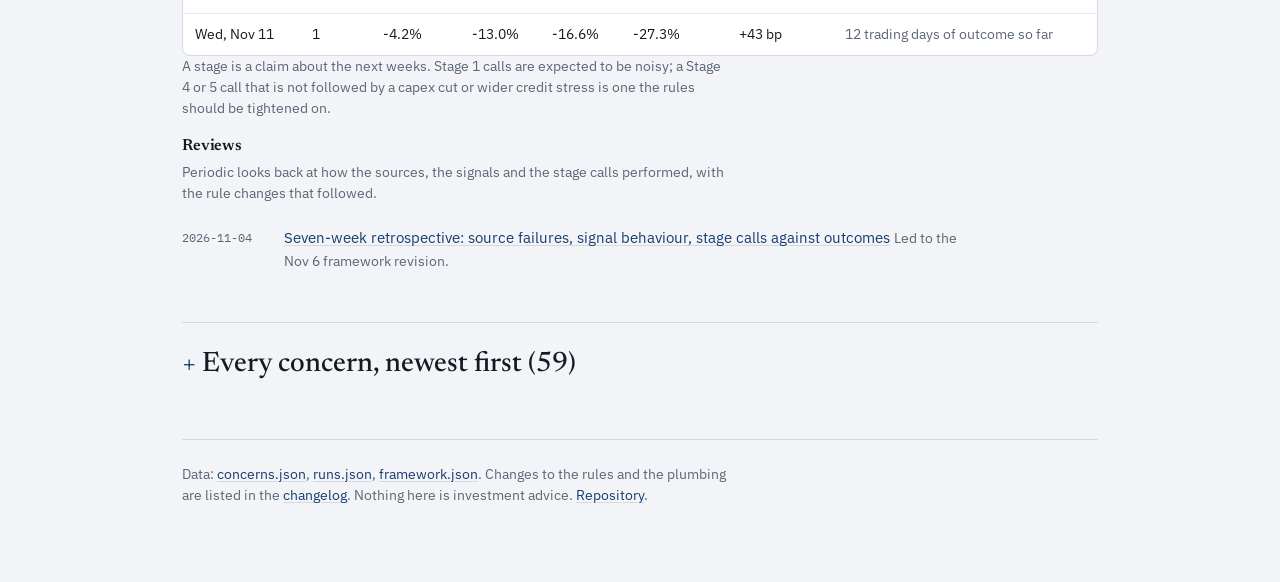
<file: retro.html>
<!doctype html>
<html lang="en">
<head>
<meta charset="utf-8">
<meta name="viewport" content="width=device-width, initial-scale=1">
<meta name="robots" content="noindex, nofollow, noarchive">
<title>Retro: how the AI bubble calls played out</title>
<meta name="description" content="What the AI bubble check worried about, how each concern was settled, what followed each change of stage, and the periodic reviews of the framework.">
<link rel="preconnect" href="https://fonts.googleapis.com">
<link rel="stylesheet" href="https://fonts.googleapis.com/css2?family=Newsreader:opsz,wght@6..72,400;6..72,500;6..72,600&family=IBM+Plex+Sans:wght@400;500;600&family=IBM+Plex+Mono:wght@400;500&display=swap">
<link rel="stylesheet" href="assets/style.css">
</head>
<body>
<div class="wrap">
  <div class="top">
    <div class="eyebrow">AI bubble watch &middot; retro</div>
    <nav class="nav" aria-label="Pages"><a href="./">Dashboard</a><a href="retro.html" aria-current="page">Retro</a></nav>
    <div class="live" id="live">Loading&hellip;</div>
  </div>
  <h1 style="margin-top:10px">How the calls played out</h1>
  <p class="dek">What we were worried about, and how it turned out. Each concern is a testable statement with a horizon. The check settles it when dated evidence arrives or the deadline passes, and never rewrites a settled one. The first list looks back about a month; the table shows what followed each change of stage; the reviews are the periodic audits of the framework itself.</p>

  <div id="retro"><p class="small">Loading&hellip;</p></div>

  <hr class="rule">
  <p class="small" style="margin-top:24px">Data: <a href="data/concerns.json">concerns.json</a>, <a href="data/runs.json">runs.json</a>, <a href="data/framework.json">framework.json</a>. Changes to the rules and the plumbing are listed in the <a href="https://github.com/abhinav777/ai-bubble-watch/blob/main/docs/CHANGELOG.md">changelog</a>. Nothing here is investment advice. <a href="https://github.com/abhinav777/ai-bubble-watch">Repository</a>.</p>
</div>
<script src="assets/status.js"></script>
<script src="assets/retro.js"></script>
</body>
</html>
</file>
<file: assets/style.css>
:root{
  --paper:#F2F4F7; --surface:#FFFFFF; --ink:#151A22; --muted:#5C6675; --rule:#D5DAE2; --rule-soft:#E6EAF0;
  --accent:#1F4E8C; --accent-ink:#173E70; --accent-soft:#E3ECF7;
  --g:#1E7A4C; --g-bg:#DDF2E6; --y:#8F5B00; --y-bg:#FBEFD0; --r:#B3261E; --r-bg:#F8DDDA;
  --shadow:0 1px 2px rgba(21,26,34,.06), 0 8px 24px rgba(21,26,34,.06);
  color-scheme:light;
}
@media (prefers-color-scheme: dark){
  :root:not([data-theme="light"]){
    --paper:#0E1116; --surface:#161B23; --ink:#E7EAEE; --muted:#9AA3B0; --rule:#2A313C; --rule-soft:#222933;
    --accent:#7FB0E8; --accent-ink:#A9CBF2; --accent-soft:#1B2A3D;
    --g:#5CC48C; --g-bg:#14301F; --y:#E0A52E; --y-bg:#3A2B0A; --r:#F0776E; --r-bg:#3D1512;
    --shadow:0 1px 2px rgba(0,0,0,.4), 0 8px 24px rgba(0,0,0,.35);
    color-scheme:dark;
  }
}
:root[data-theme="dark"]{
  --paper:#0E1116; --surface:#161B23; --ink:#E7EAEE; --muted:#9AA3B0; --rule:#2A313C; --rule-soft:#222933;
  --accent:#7FB0E8; --accent-ink:#A9CBF2; --accent-soft:#1B2A3D;
  --g:#5CC48C; --g-bg:#14301F; --y:#E0A52E; --y-bg:#3A2B0A; --r:#F0776E; --r-bg:#3D1512;
  --shadow:0 1px 2px rgba(0,0,0,.4), 0 8px 24px rgba(0,0,0,.35);
  color-scheme:dark;
}
*{box-sizing:border-box}
body{margin:0;background:var(--paper);color:var(--ink);font-family:"IBM Plex Sans",-apple-system,"Segoe UI",Helvetica,Arial,sans-serif;font-size:16px;line-height:1.55;-webkit-font-smoothing:antialiased}
.wrap{max-width:980px;margin:0 auto;padding-block:40px 64px;padding-inline:clamp(16px,4vw,32px)}
a{color:var(--accent-ink);text-decoration:underline;text-decoration-color:var(--rule);text-underline-offset:2px}
a:hover{text-decoration-color:var(--accent-ink)}
a:focus-visible,button:focus-visible{outline:2px solid var(--accent);outline-offset:2px}
h1,h2,h3{font-family:"Newsreader",Georgia,"Times New Roman",serif;font-weight:500;line-height:1.15;margin:0;text-wrap:balance;letter-spacing:-.01em}
h1{font-size:clamp(34px,5.2vw,52px)}
h2{font-size:clamp(24px,3vw,30px);margin-top:56px;margin-bottom:6px}
h3{font-size:19px;margin-top:22px;margin-bottom:6px;font-weight:600}
p{margin:0 0 12px;max-width:68ch}
.eyebrow{font-family:"IBM Plex Mono",ui-monospace,Menlo,monospace;font-size:12px;letter-spacing:.08em;text-transform:uppercase;color:var(--muted)}
.dek{font-size:18px;color:var(--muted);max-width:62ch;margin-top:12px}
.sub{color:var(--muted);font-size:15px;max-width:70ch;margin-bottom:18px}
.mono{font-family:"IBM Plex Mono",ui-monospace,Menlo,monospace;font-variant-numeric:tabular-nums}
.num{font-variant-numeric:tabular-nums}
hr.rule{border:0;border-top:1px solid var(--rule);margin:40px 0 0}

/* verdict */
.verdict{margin-top:28px;background:var(--surface);border:1px solid var(--rule);border-radius:10px;box-shadow:var(--shadow);padding:24px clamp(16px,3vw,28px)}
.verdict .lead{font-family:"Newsreader",Georgia,serif;font-size:clamp(22px,2.6vw,28px);font-weight:500;line-height:1.25;margin:0 0 14px;max-width:none;text-wrap:balance}
.stage{display:grid;grid-template-columns:repeat(6,1fr);gap:4px;margin:18px 0 8px}
.stage div{position:relative;height:38px;border-radius:4px;background:var(--rule-soft);display:flex;align-items:center;justify-content:center;font-family:"IBM Plex Mono",monospace;font-size:11px;letter-spacing:.04em;color:var(--muted);text-transform:uppercase;text-align:center;padding:0 4px;line-height:1.15}
.stage div.on{background:var(--y-bg);color:var(--y);border:1.5px solid var(--y);font-weight:500}
.stage div.done{background:var(--accent-soft);color:var(--accent-ink)}
.counts{display:flex;flex-wrap:wrap;gap:10px 18px;margin:14px 0 6px;font-size:14px;color:var(--muted)}
.counts b{font-family:"IBM Plex Mono",monospace;font-size:20px;font-weight:500;margin-right:6px;vertical-align:-2px}
.counts .r b{color:var(--r)} .counts .y b{color:var(--y)} .counts .g b{color:var(--g)}
.update{margin-top:18px;border-color:var(--accent);border-width:1px 1px 1px 4px}
.update ul{margin:8px 0 0;padding-left:18px;max-width:80ch}
.update li{margin-bottom:9px;font-size:15px}
.update li b{font-weight:600}

/* chips */
.chip{display:inline-block;font-family:"IBM Plex Mono",monospace;font-size:11px;letter-spacing:.06em;text-transform:uppercase;padding:2px 8px;border-radius:3px;font-weight:500;white-space:nowrap}
.chip.g{background:var(--g-bg);color:var(--g)} .chip.y{background:var(--y-bg);color:var(--y)} .chip.r{background:var(--r-bg);color:var(--r)}
.chip.n{background:var(--rule-soft);color:var(--muted)}

/* timeline */
.tl{list-style:none;margin:16px 0 0;padding:0;border-left:2px solid var(--rule);max-width:76ch}
.tl li{position:relative;padding:0 0 18px 22px}
.tl li::before{content:"";position:absolute;left:-7px;top:7px;width:12px;height:12px;border-radius:50%;background:var(--paper);border:2px solid var(--accent)}
.tl li.hot::before{background:var(--r);border-color:var(--r)}
.tl .d{font-family:"IBM Plex Mono",monospace;font-size:12px;letter-spacing:.06em;text-transform:uppercase;color:var(--muted);display:block;margin-bottom:2px}
.tl p{margin:0}

/* tables */
.tblwrap{overflow-x:auto;margin-top:14px;border:1px solid var(--rule);border-radius:8px;background:var(--surface)}
table{border-collapse:collapse;width:100%;font-size:14px}
th,td{text-align:left;vertical-align:top;padding:10px 12px;border-top:1px solid var(--rule-soft)}
thead th{border-top:0;font-family:"IBM Plex Mono",monospace;font-size:11px;letter-spacing:.06em;text-transform:uppercase;color:var(--muted);font-weight:500;background:var(--paper)}
tr.pillar th{background:var(--accent-soft);color:var(--accent-ink);font-family:"IBM Plex Sans",sans-serif;font-size:13px;font-weight:600;letter-spacing:.01em;text-transform:none;padding:8px 12px}
td.id{font-family:"IBM Plex Mono",monospace;color:var(--muted);white-space:nowrap;width:1%}
td.val{font-variant-numeric:tabular-nums;min-width:12ch}
td.note{color:var(--muted);min-width:22ch}
.stagetbl td:first-child{white-space:nowrap}

/* two-column evidence */
.cols{display:grid;grid-template-columns:1fr 1fr;gap:20px;margin-top:16px}
@media (max-width:760px){.cols{grid-template-columns:1fr}}
.card{background:var(--surface);border:1px solid var(--rule);border-radius:10px;padding:18px 20px}
.card h3{margin-top:0;display:flex;align-items:center;gap:10px}
.card h3 .chip{font-size:10px}
.card ul{margin:10px 0 0;padding-left:18px}
.card li{margin-bottom:10px;font-size:14.5px}
.card li b{font-weight:600}
.tag{font-family:"IBM Plex Mono",monospace;font-size:10.5px;letter-spacing:.05em;color:var(--muted);text-transform:uppercase;margin-left:4px}

/* tracker tiles */
.tiles{display:grid;grid-template-columns:repeat(4,1fr);gap:12px;margin-top:16px}
@media (max-width:860px){.tiles{grid-template-columns:repeat(2,1fr)}}
@media (max-width:460px){.tiles{grid-template-columns:1fr}}
.tile{background:var(--surface);border:1px solid var(--rule);border-radius:10px;padding:16px 18px;display:flex;flex-direction:column;gap:4px}
.tile .k{font-family:"IBM Plex Mono",monospace;font-size:11px;letter-spacing:.06em;text-transform:uppercase;color:var(--muted)}
.tile .v{font-family:"Newsreader",Georgia,serif;font-size:34px;line-height:1;font-weight:500;font-variant-numeric:tabular-nums}
.tile .l{font-size:13px;color:var(--muted)}
.tile .l b{color:var(--ink);font-weight:600}
.tile .k a{color:inherit;text-decoration:none}
#retro h3{margin:18px 0 6px;font-size:16px}
#retro .cols{display:grid;grid-template-columns:1fr 1fr;gap:20px}
@media (max-width:760px){#retro .cols{grid-template-columns:1fr}}
.tile .tspark{display:block;width:100%;height:36px;margin-top:6px}

/* calendar */
.cal{list-style:none;padding:0;margin:14px 0 0;max-width:76ch}
.cal li{display:grid;grid-template-columns:9ch 1fr;gap:14px;padding:10px 0;border-top:1px solid var(--rule-soft);font-size:14.5px}
.cal li:first-child{border-top:0}
.cal .d{font-family:"IBM Plex Mono",monospace;font-size:12px;color:var(--muted);padding-top:3px}
@media (max-width:460px){.cal li{grid-template-columns:1fr;gap:2px}}

/* routine box */
.routine{background:var(--accent-soft);border:1px solid var(--rule);border-radius:10px;padding:20px 22px;margin-top:16px}
.routine dl{display:grid;grid-template-columns:max-content 1fr;gap:6px 18px;margin:12px 0 0;font-size:14.5px}
.routine dt{font-family:"IBM Plex Mono",monospace;font-size:11px;letter-spacing:.06em;text-transform:uppercase;color:var(--muted);padding-top:3px}
.routine dd{margin:0}
@media (max-width:460px){.routine dl{grid-template-columns:1fr}}
pre{background:var(--surface);border:1px solid var(--rule);border-radius:6px;padding:12px 14px;overflow-x:auto;font-family:"IBM Plex Mono",monospace;font-size:13px;margin:12px 0 0}

.small{font-size:13.5px;color:var(--muted)}
ul.src{columns:2;column-gap:28px;font-size:13.5px;padding-left:18px;margin:10px 0 0}
@media (max-width:760px){ul.src{columns:1}}
ul.src li{margin-bottom:6px;break-inside:avoid}
@media (prefers-reduced-motion: no-preference){a{transition:text-decoration-color .15s}}

/* dashboard additions */
.top{display:flex;flex-wrap:wrap;justify-content:space-between;align-items:baseline;gap:8px 20px}
.top .live{font-family:"IBM Plex Mono",monospace;font-size:12px;letter-spacing:.06em;text-transform:uppercase;color:var(--muted)}
.top .live b{color:var(--g);font-weight:500}
.now-grid{display:grid;grid-template-columns:repeat(5,1fr);gap:12px;margin:16px 0 6px}
@media (max-width:960px){.now-grid{grid-template-columns:repeat(3,1fr)}}
@media (max-width:560px){.now-grid{grid-template-columns:repeat(2,1fr)}}
.kpi{background:var(--paper);border:1px solid var(--rule-soft);border-radius:8px;padding:12px 14px}
.kpi .k{font-family:"IBM Plex Mono",monospace;font-size:11px;letter-spacing:.06em;text-transform:uppercase;color:var(--muted)}
.kpi .v{font-family:"Newsreader",Georgia,serif;font-size:30px;line-height:1.1;font-weight:500;font-variant-numeric:tabular-nums;margin-top:4px}
.kpi .v.r{color:var(--r)} .kpi .v.y{color:var(--y)} .kpi .v.g{color:var(--g)}
.kpi .s{font-size:12.5px;color:var(--muted);margin-top:4px}
.changed{margin:10px 0 0;padding-left:18px;font-size:14.5px}
.trend td,.trend th{white-space:nowrap;font-variant-numeric:tabular-nums}
.trend td.note{white-space:normal;min-width:26ch}
.trend .amp{font-family:"IBM Plex Mono",monospace;font-size:11px;letter-spacing:.05em}
.sparks{display:grid;grid-template-columns:repeat(4,1fr);gap:12px;margin-top:14px}
@media (max-width:760px){.sparks{grid-template-columns:repeat(2,1fr)}}
.spark{background:var(--surface);border:1px solid var(--rule);border-radius:8px;padding:10px 12px}
.spark .k{font-family:"IBM Plex Mono",monospace;font-size:11px;letter-spacing:.06em;text-transform:uppercase;color:var(--muted)}
.spark svg{width:100%;height:56px;display:block;margin-top:6px;overflow:visible}
.spark .last{font-family:"IBM Plex Mono",monospace;font-size:13px;margin-top:4px}
.mark{font-family:"IBM Plex Mono",monospace;font-size:10px;letter-spacing:.05em;text-transform:uppercase;padding:1px 6px;border-radius:3px;border:1px solid var(--rule);color:var(--muted);margin-left:6px;white-space:nowrap}
.mark.hot{border-color:var(--accent);color:var(--accent-ink)}
.log{list-style:none;padding:0;margin:14px 0 0;max-width:80ch}
.log li{display:grid;grid-template-columns:10ch 1fr;gap:12px;padding:10px 0;border-top:1px solid var(--rule-soft);font-size:14.5px}
.log li:first-child{border-top:0}
.log .d{font-family:"IBM Plex Mono",monospace;font-size:12px;color:var(--muted);padding-top:2px}
.log .kind{font-family:"IBM Plex Mono",monospace;font-size:10px;letter-spacing:.05em;text-transform:uppercase;padding:1px 6px;border-radius:3px;margin-right:6px;background:var(--rule-soft);color:var(--muted)}
.log .kind.hard{background:var(--accent-soft);color:var(--accent-ink)}
.log .kind.framework{background:var(--y-bg);color:var(--y)}
.log .kind.overnight{background:var(--r-bg);color:var(--r)}
@media (max-width:460px){.log li{grid-template-columns:1fr;gap:2px}}
details.ref{margin-top:40px;border-top:1px solid var(--rule);padding-top:8px}
details.ref summary{cursor:pointer;font-family:"Newsreader",Georgia,serif;font-size:clamp(22px,2.6vw,28px);font-weight:500;padding:12px 0;list-style:none}
details.ref summary::-webkit-details-marker{display:none}
details.ref summary::before{content:"+ ";color:var(--accent-ink)}
details.ref[open] summary::before{content:"\2212  "}
.btn{font:inherit;font-size:13px;padding:6px 12px;border-radius:6px;border:1px solid var(--rule);background:var(--surface);color:var(--ink);cursor:pointer}
.btn:hover{border-color:var(--accent)}
.err{background:var(--r-bg);color:var(--r);padding:10px 14px;border-radius:8px;margin-top:16px}
.nav{display:flex;gap:16px;align-items:baseline}
.nav a{font-family:"IBM Plex Mono",ui-monospace,Menlo,monospace;font-size:12px;letter-spacing:.06em;text-transform:uppercase;color:var(--muted);text-decoration:none;padding-bottom:2px;border-bottom:1px solid transparent}
.nav a:hover{color:var(--accent)}
.nav a[aria-current]{color:var(--ink);border-bottom-color:var(--accent)}

/* header status: running / late states, and the overnight-watch strip */
.top .live .run{color:var(--y)}
.top .live .late{color:var(--r)}
.strip{margin-top:6px;font-family:"IBM Plex Mono",ui-monospace,Menlo,monospace;font-size:12px;letter-spacing:.04em;color:var(--muted);display:flex;gap:10px;align-items:baseline;flex-wrap:wrap}
.strip[hidden]{display:none}
.strip .dot{display:inline-block;width:7px;height:7px;border-radius:50%;background:var(--g);flex:none;position:relative;top:-1px}
.strip.alert .dot{background:var(--y)}
.strip.missing .dot{background:var(--r)}
.strip b{color:var(--ink);font-weight:500;text-transform:uppercase;letter-spacing:.06em}
</file>
